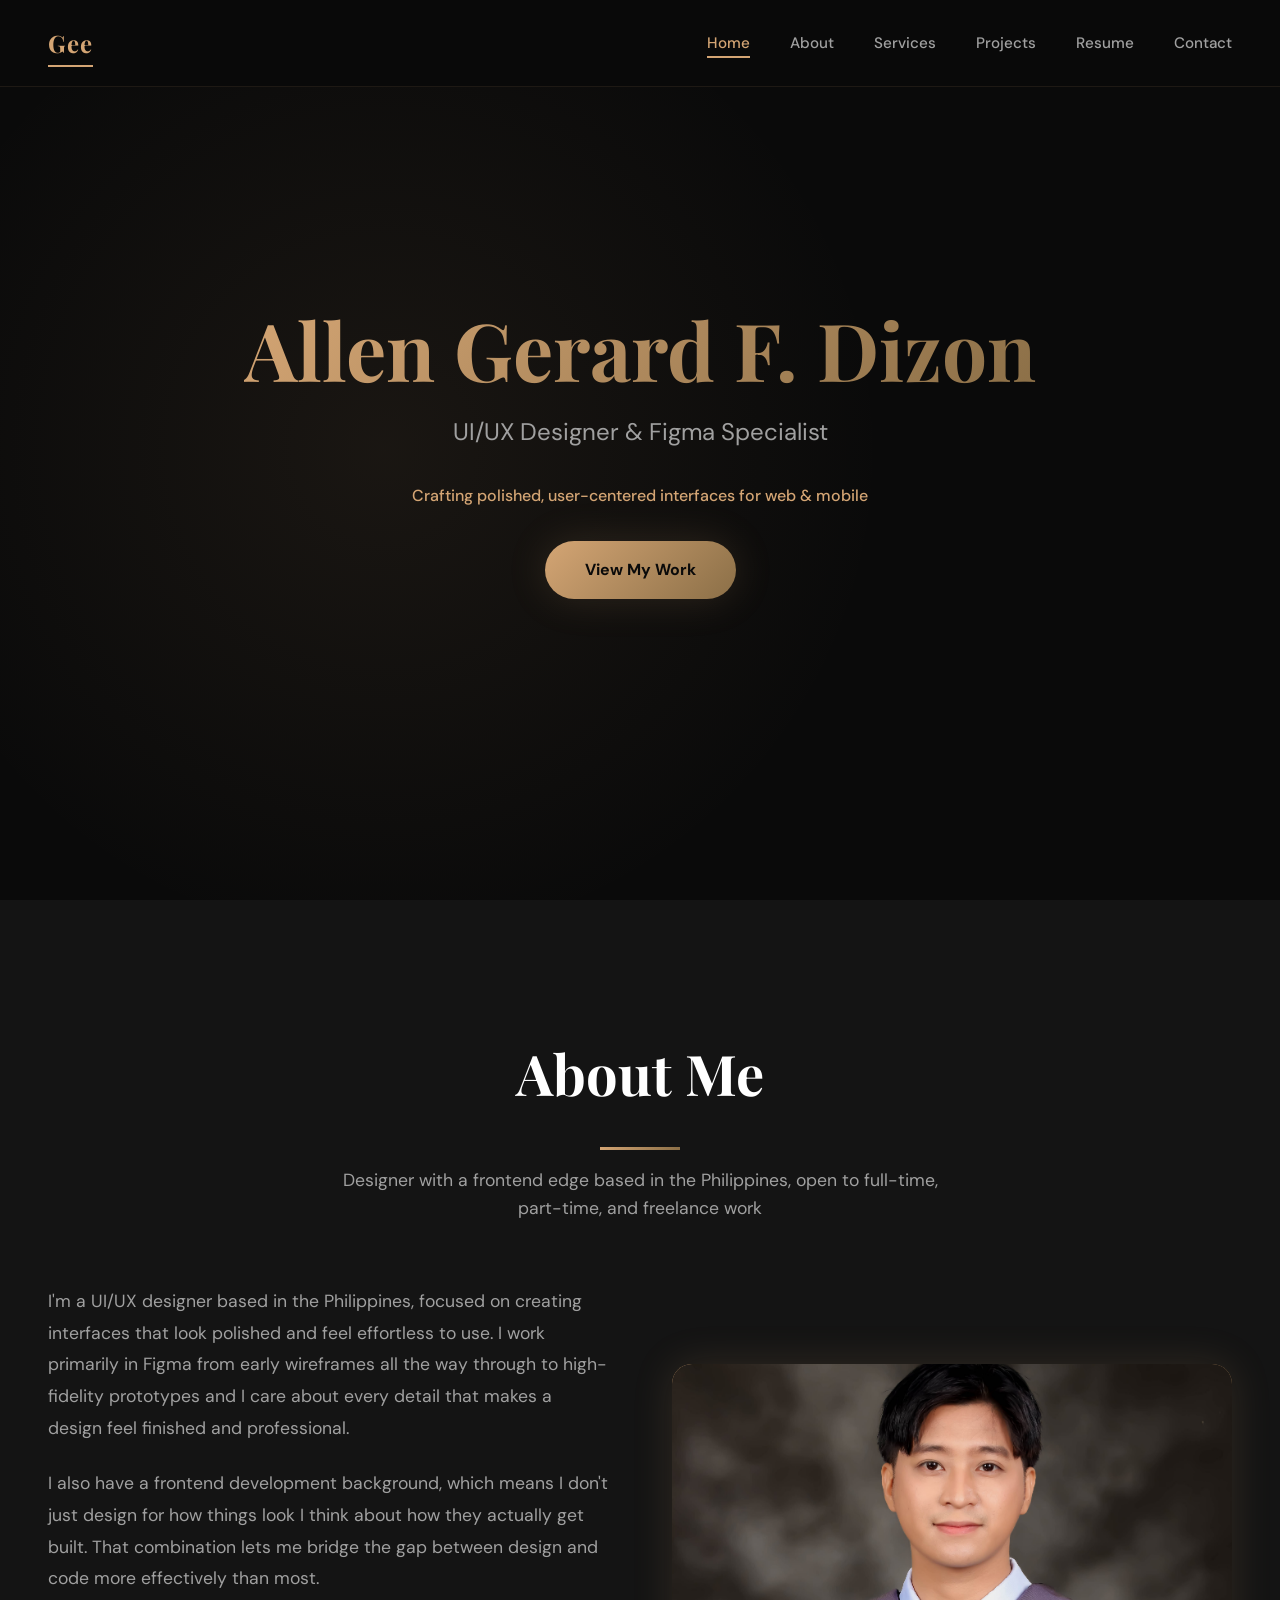
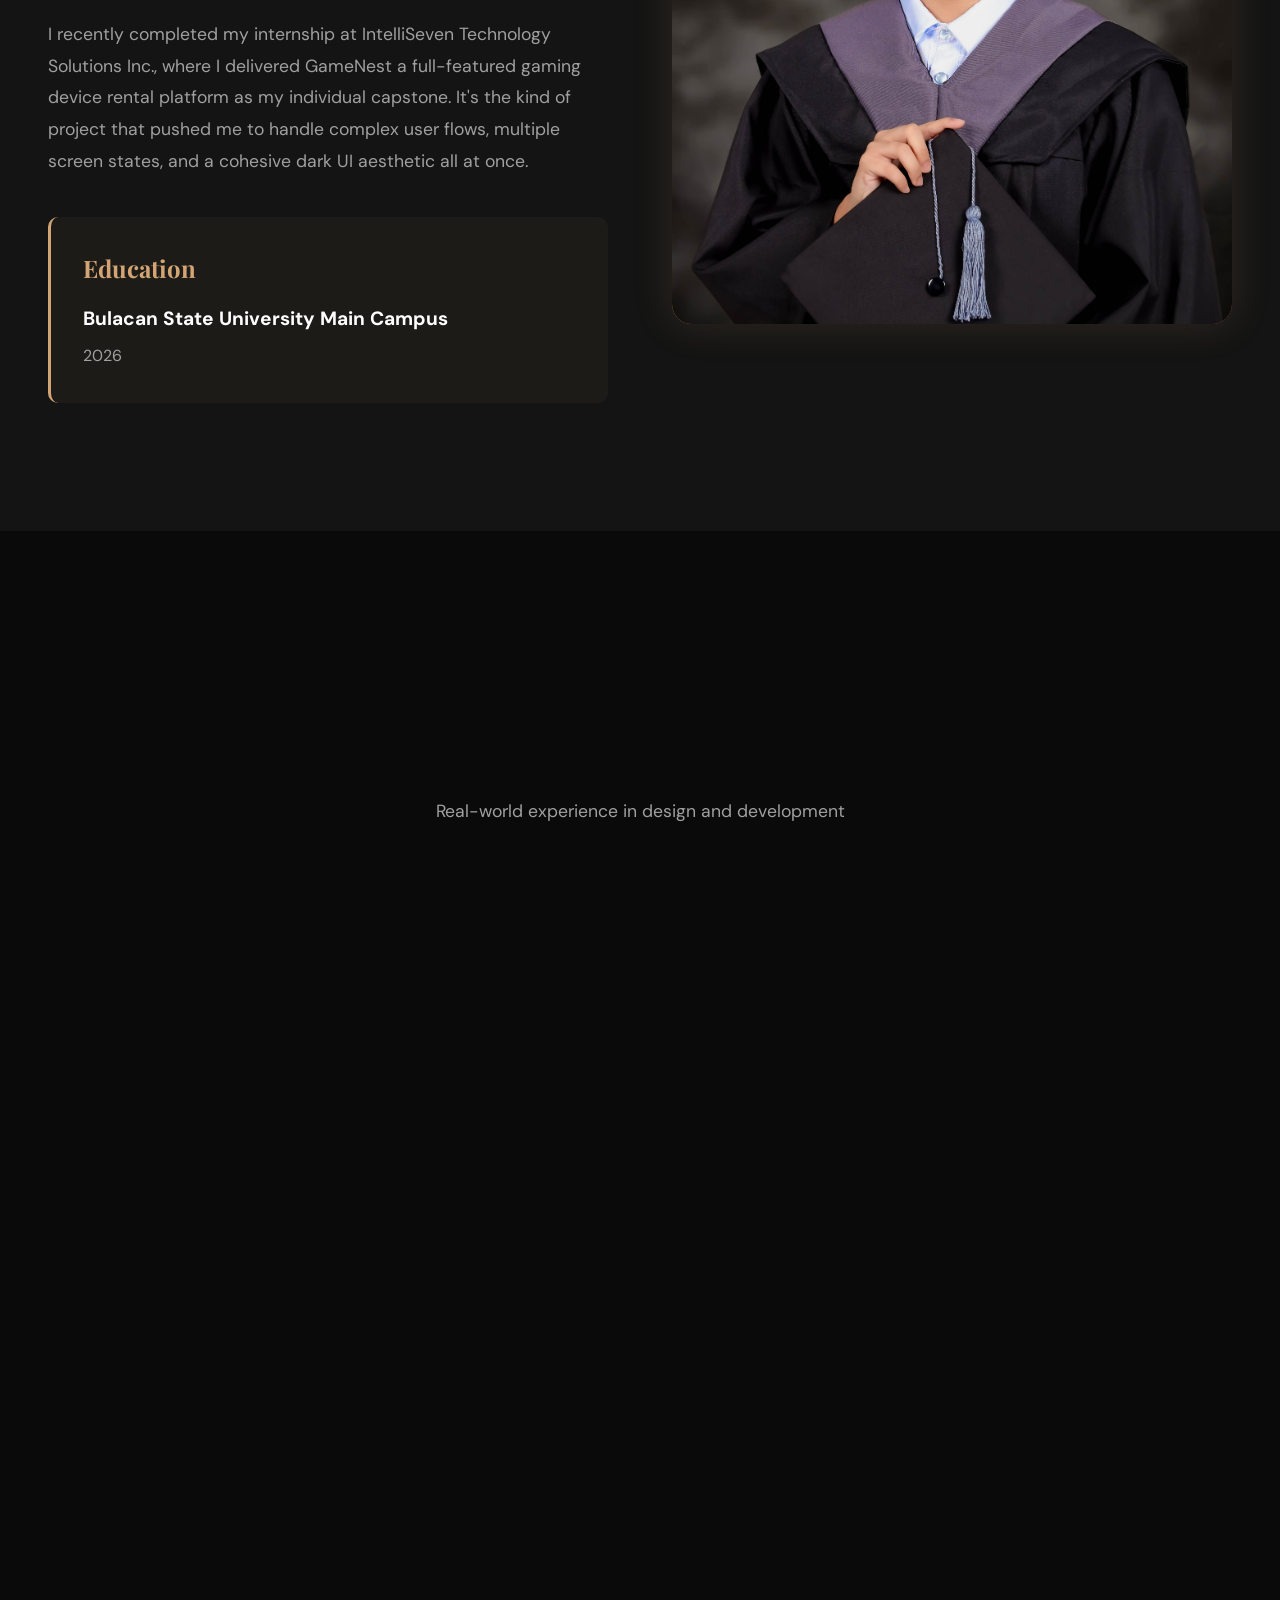
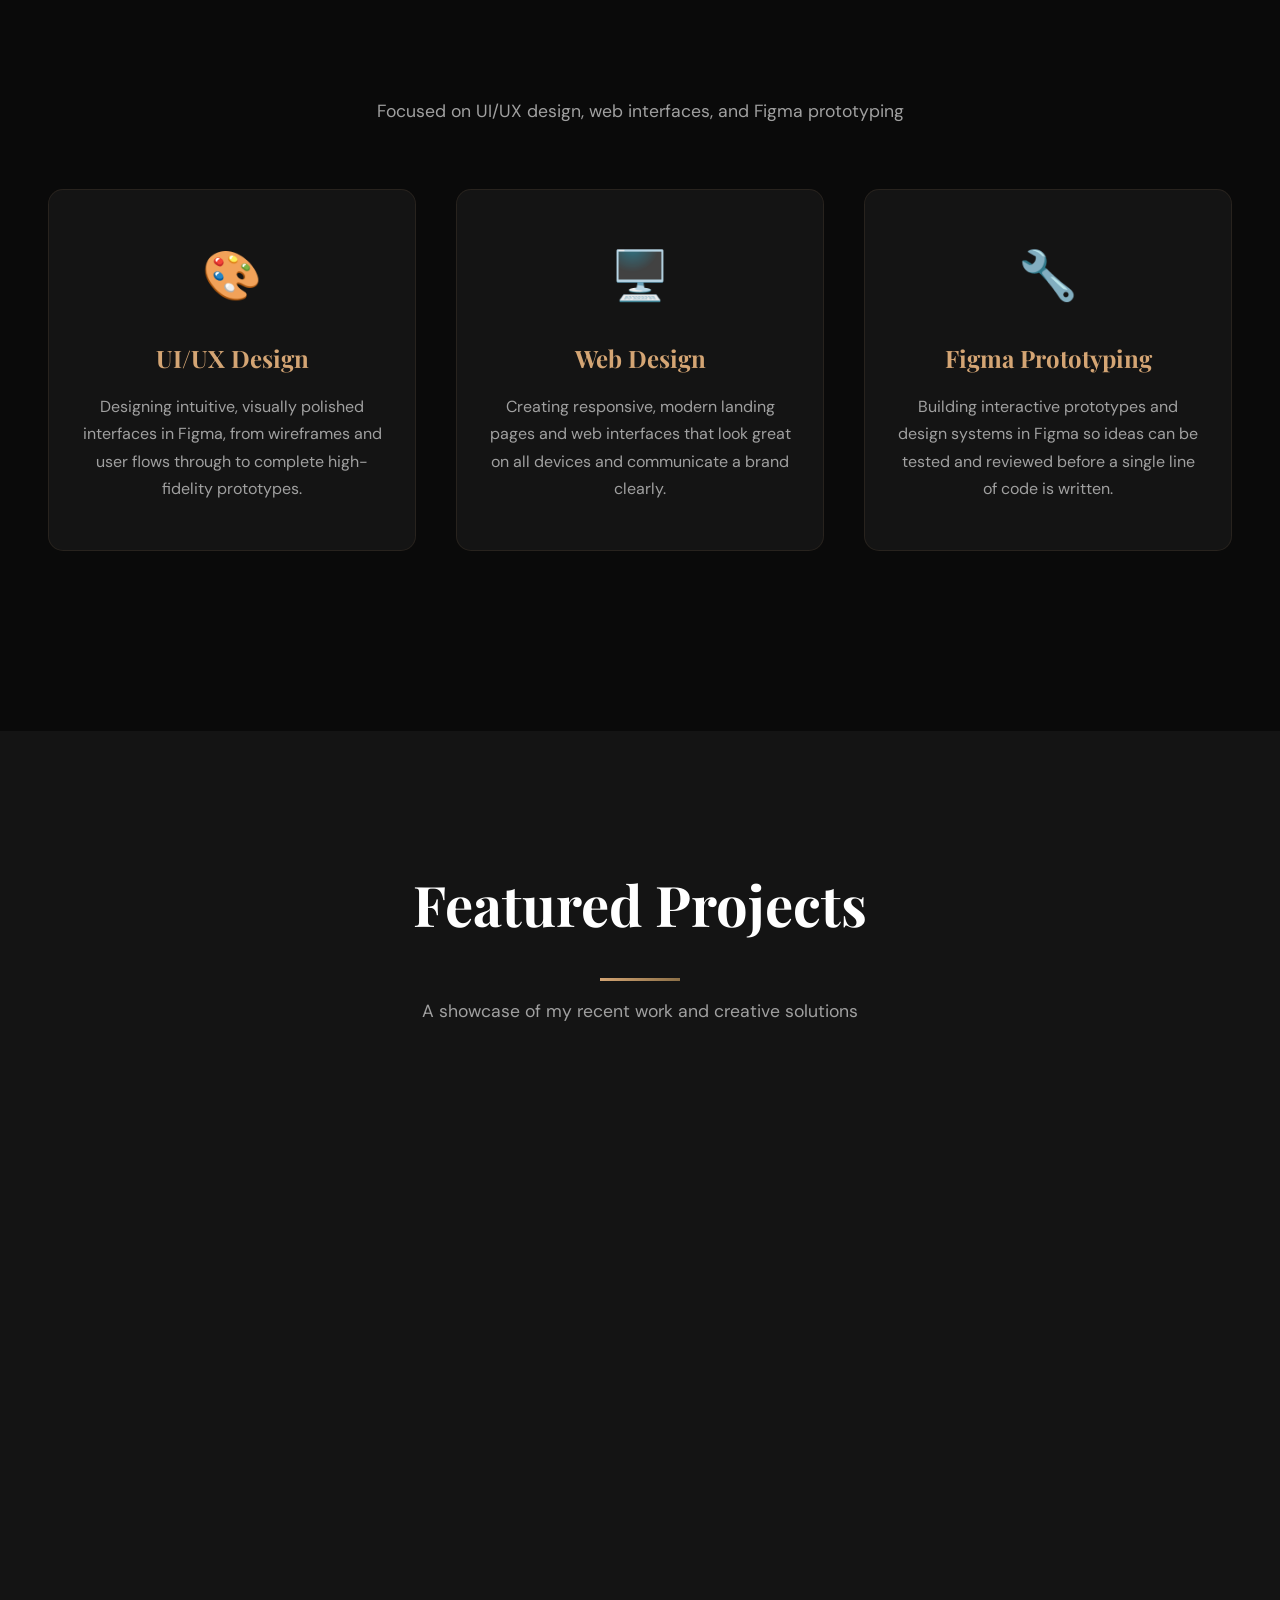
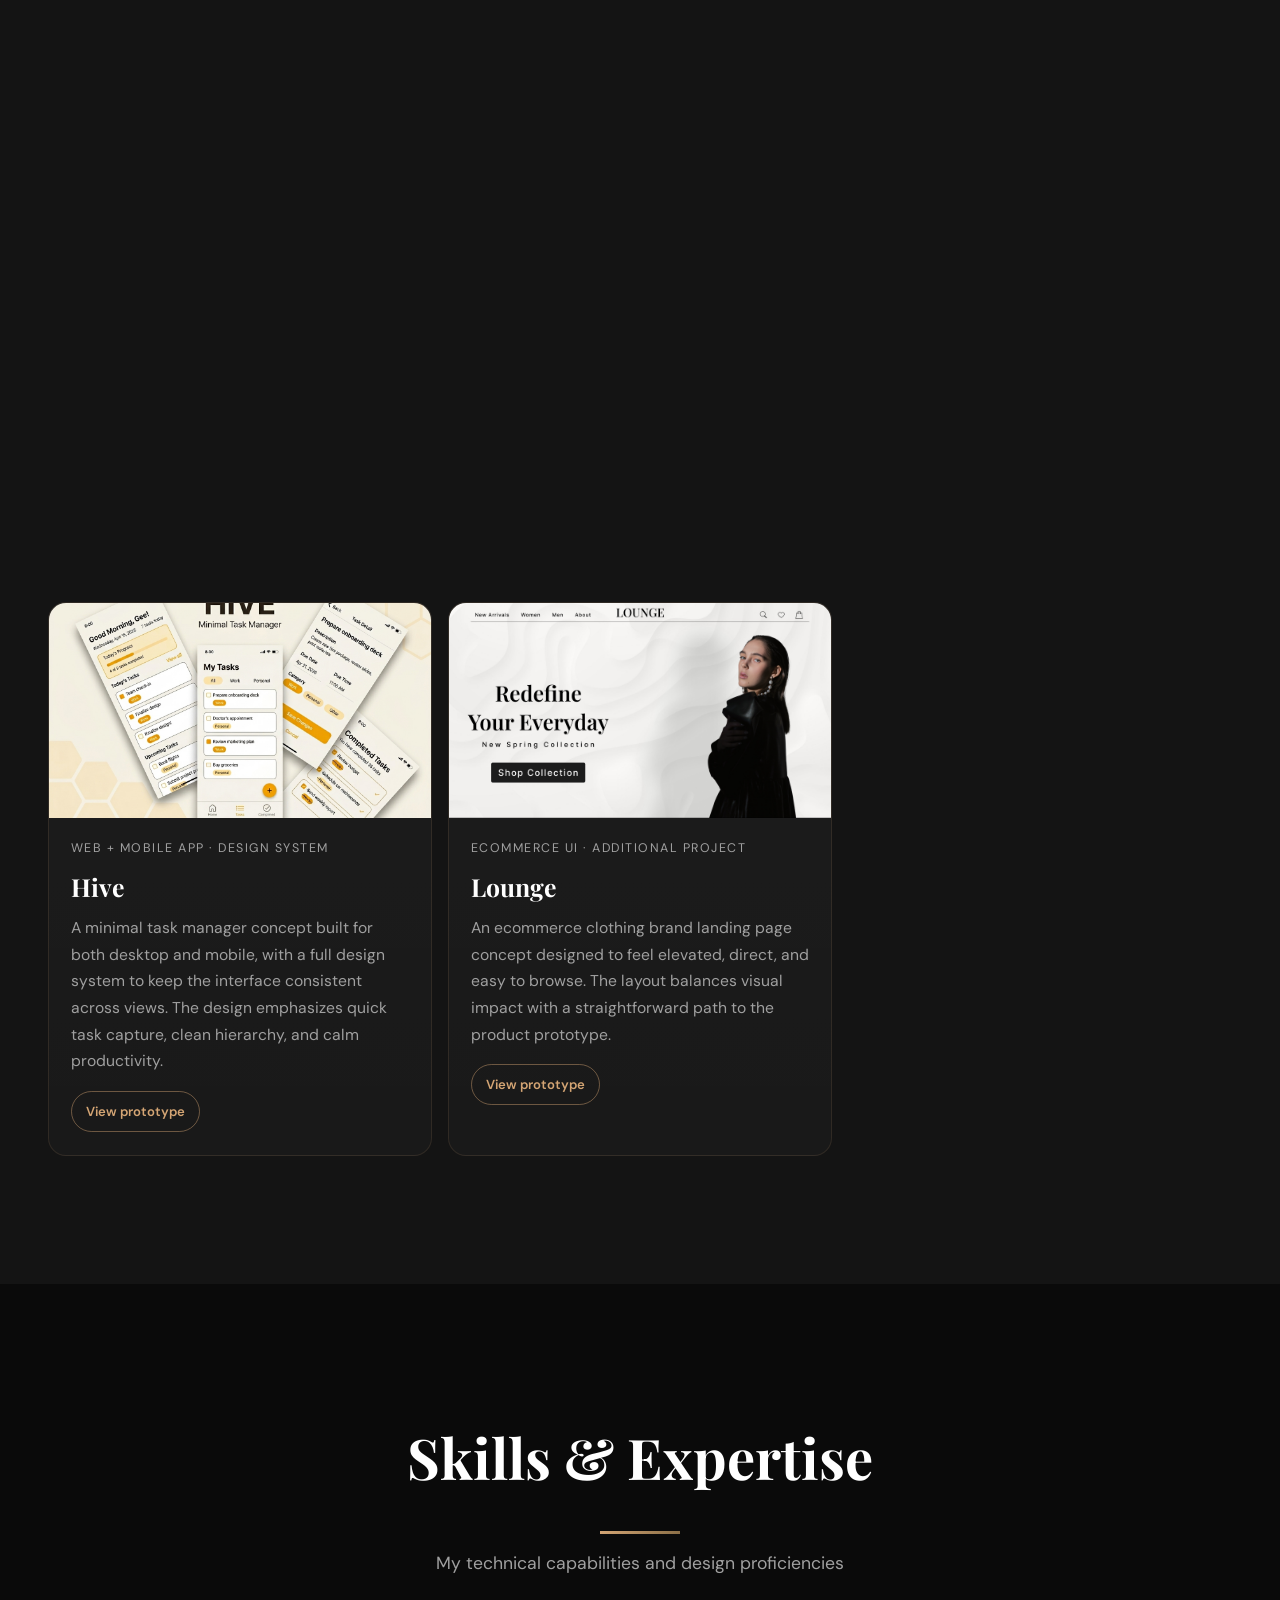
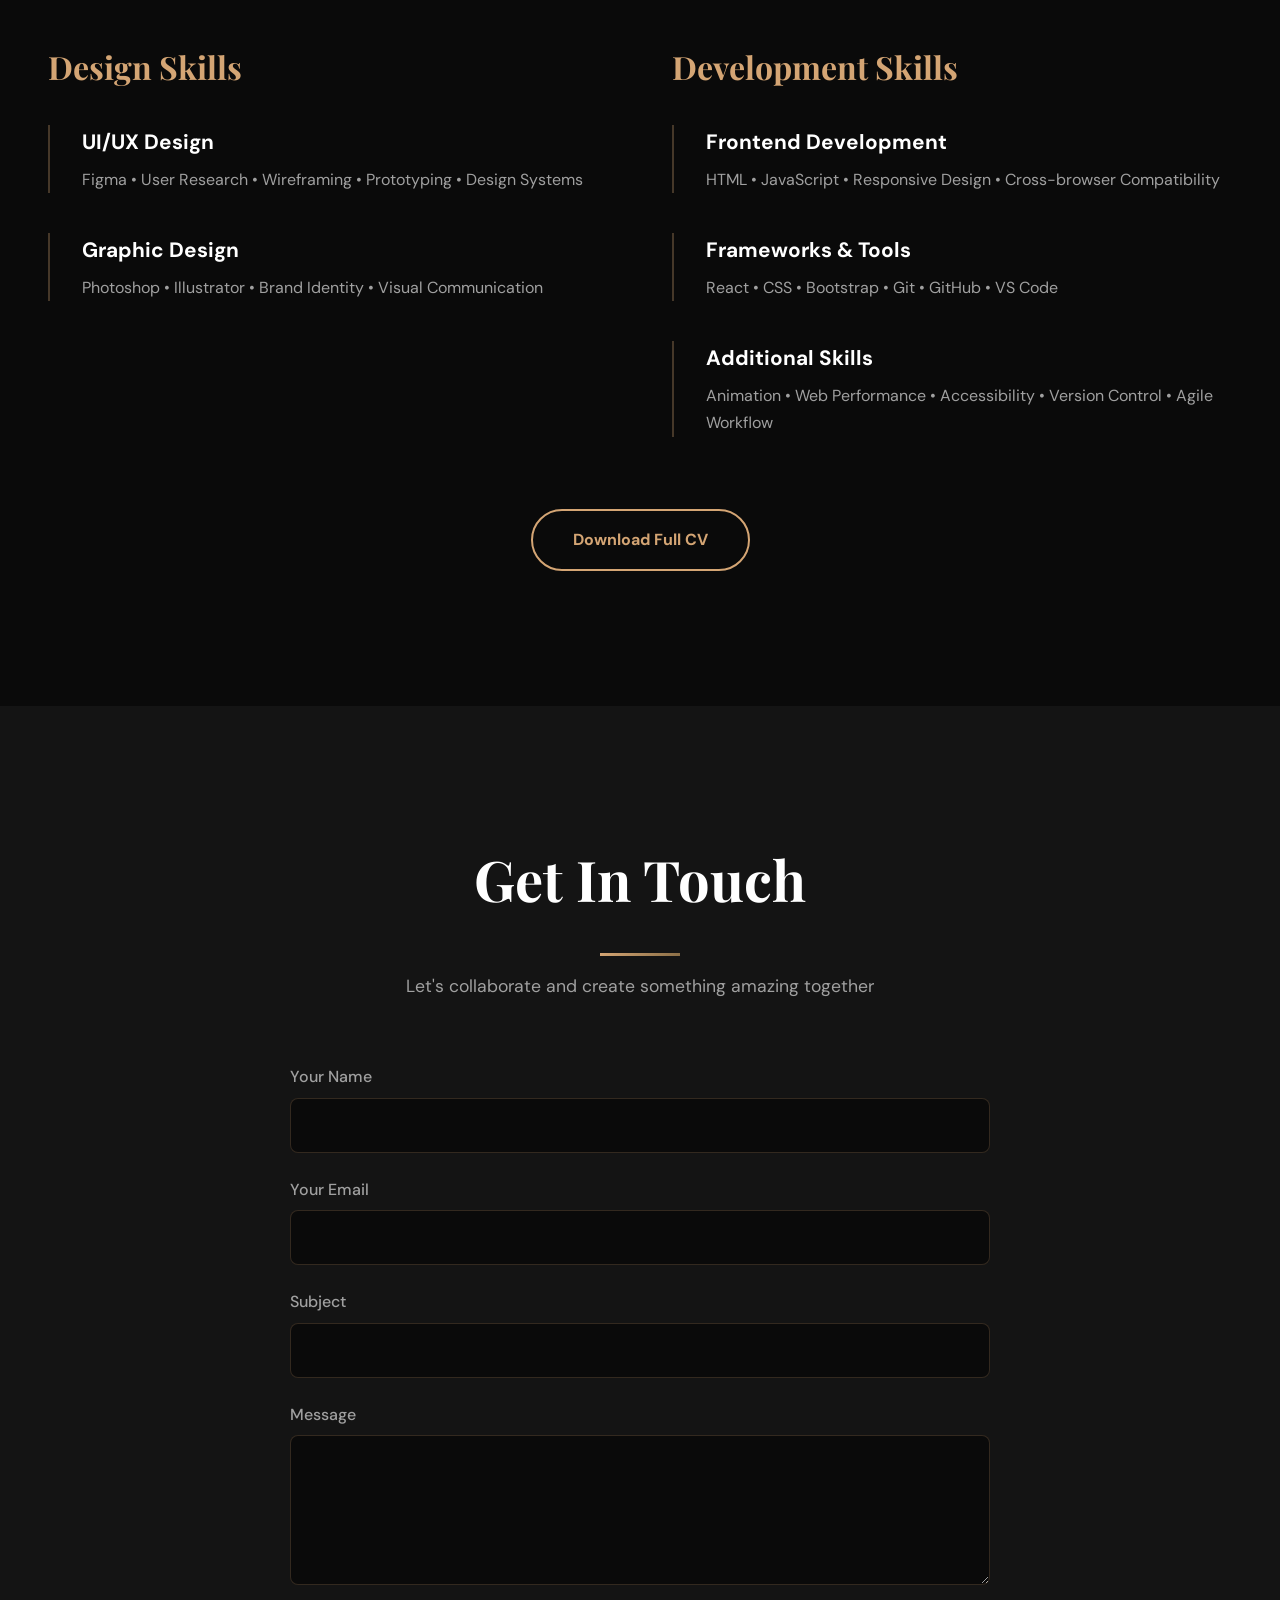
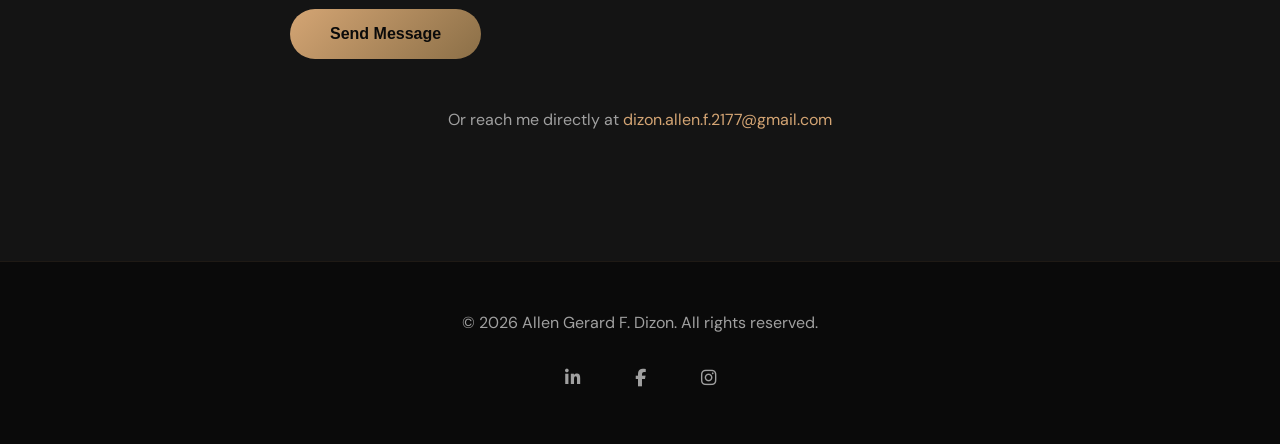
<file: index.html>
<!DOCTYPE html>
<html lang="en">
<head>
    <meta charset="UTF-8">
    <meta name="viewport" content="width=device-width, initial-scale=1.0">
    <title>Gee - Designer & Developer</title>
    <link rel="stylesheet" href="styles.css">
    <!-- Font Awesome for social icons (CDN) -->
    <link rel="stylesheet" href="https://cdnjs.cloudflare.com/ajax/libs/font-awesome/6.4.0/css/all.min.css">
</head>
<body>
    <!-- Navigation -->
    <nav>
        <div class="container">
            <a href="#home" class="logo">Gee</a>
            <button class="nav-toggle" aria-label="Toggle navigation" aria-expanded="false">
                <span></span>
                <span></span>
                <span></span>
            </button>
            <ul class="nav-menu">
                <li><a href="#home">Home</a></li>
                <li><a href="#about">About</a></li>
                <li><a href="#services">Services</a></li>
                <li><a href="#projects">Projects</a></li>
                <li><a href="#resume">Resume</a></li>
                <li><a href="#contact">Contact</a></li>
            </ul>
        </div>
    </nav>

    <!-- Hero Section -->
    <section id="home">
        <div class="hero-content">
            <h1>Allen Gerard F. Dizon</h1>
            <p class="hero-subtitle">UI/UX Designer & Figma Specialist</p>
            <p class="specialty">Crafting polished, user-centered interfaces for web & mobile</p>
            <a href="#projects" class="cta-button">View My Work</a>
        </div>
    </section>

    <!-- About Section -->
    <section id="about">
        <div class="container">
            <h2 class="section-heading">About Me</h2>
            <p class="section-subtitle">Designer with a frontend edge based in the Philippines, open to full-time, part-time, and freelance work</p>
            
            <div class="about-content">
                <div class="about-text">
                    <p>I'm a UI/UX designer based in the Philippines, focused on creating interfaces that look polished and feel effortless to use. I work primarily in Figma from early wireframes all the way through to high-fidelity prototypes and I care about every detail that makes a design feel finished and professional.</p>
                    
                    <p>I also have a frontend development background, which means I don't just design for how things look I think about how they actually get built. That combination lets me bridge the gap between design and code more effectively than most.</p>
                    
                    <p>I recently completed my internship at IntelliSeven Technology Solutions Inc., where I delivered GameNest a full-featured gaming device rental platform as my individual capstone. It's the kind of project that pushed me to handle complex user flows, multiple screen states, and a cohesive dark UI aesthetic all at once.</p>
                    <div class="education-box">
                        <h3>Education</h3>
                        <h4>Bulacan State University Main Campus</h4>
                        <p class="edu-year">2026</p>
                    </div>
                </div>
                
                <div class="about-image">
                    <img src="image/Allen_New.jfif" alt="Profile" style="width: 100%; height: 100%; object-fit: cover;">
                </div>
            </div>
        </div>
    </section>

    <!-- Work Experience Section -->
<section id="experience">
    <div class="container">
        <h2 class="section-heading">Work Experience</h2>
        <p class="section-subtitle">Real-world experience in design and development</p>

        <div class="experience-list">
            <div class="experience-item">
                <div class="experience-header">
                    <div>
                        <h3>IntelliSeven Technology Solutions Inc.</h3>
                        <p class="experience-role">Frontend Developer – UI/UX Designer Intern</p>
                    </div>
                    <span class="experience-date">December 2025 – March 2026</span>
                </div>
                <ul class="experience-bullets">
                    <li>Collaborated with a co-intern to design and develop a Ticketing System, handling both UI/UX design and frontend implementation</li>
                    <li>Delivered GameNest as an individual internship capstone — a gaming device rental platform with dual user flows and KYC verification, built entirely in Figma</li>
                    <li>Applied Figma prototyping, responsive design, and component-based frontend development throughout the internship</li>
                </ul>
                <a href="certificate/COC.pdf" class="cert-link" target="_blank">
                    View Certificate of Completion
                </a>
            </div>
        </div>
    </div>
</section>

    <!-- What I Offer Section -->
    <section id="services">
        <div class="container">
            <h2 class="section-heading">What I Offer</h2>
            <p class="section-subtitle">Focused on UI/UX design, web interfaces, and Figma prototyping</p>
            
            <div class="services-grid">
                <div class="service-card">
                    <div class="service-icon">🎨</div>
                    <h3>UI/UX Design</h3>
                    <p>Designing intuitive, visually polished interfaces in Figma, from wireframes and user flows through to complete high-fidelity prototypes.</p>
                </div>
                
                <div class="service-card">
                    <div class="service-icon">🖥️</div>
                    <h3>Web Design</h3>
                    <p>Creating responsive, modern landing pages and web interfaces that look great on all devices and communicate a brand clearly.</p>
                </div>
                
                <div class="service-card">
                    <div class="service-icon">🔧</div>
                    <h3>Figma Prototyping</h3>
                    <p>Building interactive prototypes and design systems in Figma so ideas can be tested and reviewed before a single line of code is written.</p>
                </div>
            </div>
        </div>
    </section>

    <!-- Projects Section -->
    <section id="projects">
        <div class="container">
            <h2 class="section-heading">Featured Projects</h2>
            <p class="section-subtitle">A showcase of my recent work and creative solutions</p>
            
            <div class="projects-grid">
                <article class="project-card" data-tags="mobile ui-design figma">
                    <div class="project-image">
                        <img src="image/Plaits.png" alt="Plaits meal planner app preview">
                    </div>
                    <div class="project-body">
                        <p class="project-kicker">Mobile app · UX/UI</p>
                        <h3 class="project-title">Plaits</h3>
                        <p class="project-description">A calm meal-planning app designed to help users organize recipes, schedules, and grocery tasks in one place. I designed the full mobile experience in Figma, focusing on simple navigation and a warm visual system.</p>
                        <div class="project-links">
                            <a href="Plaits.html" class="project-cta project-cta--primary" target="_blank" rel="noopener noreferrer">View case study</a>
                            <a href="https://www.figma.com/design/HugXcCj4IJ6J664LeYZRm7/PLAITS--MOBILE-UI-FOR-MEAL-PLANNER-?m=auto&t=YJCju9HEMIv6HAzU-6" class="project-cta" target="_blank" rel="noopener noreferrer">View prototype</a>
                        </div>
                    </div>
                </article>

                <article class="project-card" data-tags="web-dev ui-design figma">
                    <div class="project-image">
                        <img src="image/GameNest.png" alt="GameNest rental device web app preview">
                    </div>
                    <div class="project-body">
                        <p class="project-kicker">Web app · Internship capstone</p>
                        <h3 class="project-title">GameNest</h3>
                        <p class="project-description">A rental platform for premium gaming devices, designed to streamline browsing, verification, and booking into one clear flow. I handled the project end-to-end as my internship capstone, from research through high-fidelity Figma design.</p>
                        <div class="project-links">
                            <a href="Gamenest.html" class="project-cta project-cta--primary" target="_blank" rel="noopener noreferrer">View case study</a>
                            <a href="https://www.figma.com/design/omIHF0Zj5SA17Bl1RzQAAb/GameNest--Rental-Device-Web-App-?node-id=0-1&t=IuMZwWoB9HvccRnP-1" class="project-cta" target="_blank" rel="noopener noreferrer">View prototype</a>
                        </div>
                    </div>
                </article>

                <article class="project-card" data-tags="ui-design figma">
                    <div class="project-image">
                        <img src="image/Steap.png" alt="Steap tea shop project preview">
                    </div>
                    <div class="project-body">
                        <p class="project-kicker">Tea shop UI · Additional project</p>
                        <h3 class="project-title">Steap</h3>
                        <p class="project-description">A tea shop interface concept focused on a clean product browsing experience and a calm visual rhythm. The design explores a simple storefront flow with a polished, brand-led presentation.</p>
                        <div class="project-links">
                            <a href="https://www.figma.com/design/oknsCalFghjItYeMdaWnyv/STEAP---UI-WEB-DESIGN-TEA-SHOP?m=auto&t=YJCju9HEMIv6HAzU-6" class="project-cta project-cta--primary" target="_blank" rel="noopener noreferrer">View prototype</a>
                        </div>
                    </div>
                </article>

                <article class="project-card" data-tags="web-dev ui-design">
                    <div class="project-image">
                        <img src="image/Cyberprotect.png" alt="Cyberprotect project preview">
                    </div>
                    <div class="project-body">
                        <p class="project-kicker">Web development · Additional project</p>
                        <h3 class="project-title">Cyberprotect</h3>
                        <p class="project-description">A cybersecurity product landing page built to communicate trust, clarity, and technical credibility. The interface keeps the content direct while still presenting the service in a clean visual format.</p>
                        <div class="project-links">
                            <a href="https://cyberprotectapp.vercel.app/?fbclid=IwY2xjawP-LCZleHRuA2FlbQIxMQBzcnRjBmFwcF9pZAEwAAEeaLaxFyXbKtk85XIv7jsVps27LJydNQS289-NV2dJEz11q187roi1cfFm960_aem_a6p16ZBbHIJnnDim0bocFg" class="project-cta project-cta--primary" target="_blank" rel="noopener noreferrer">View live site</a>
                        </div>
                    </div>
                </article>

                <article class="project-card" data-tags="web-dev ui-design figma">
                    <div class="project-image">
                        <img src="image/VIPTutors.png" alt="VIPTutors redesign project preview">
                    </div>
                    <div class="project-body">
                        <p class="project-kicker">Homepage redesign · Additional project</p>
                        <h3 class="project-title">VIPTutorsco.</h3>
                        <p class="project-description">A homepage redesign concept that improves hierarchy, readability, and trust signals for a tutoring service. The focus was on making the first screen feel more structured and conversion-friendly.</p>
                        <div class="project-links">
                            <a href="https://www.figma.com/design/PrKWDKk0X7A5gYB13Smn43/Task-1---Redesign-Static-Page-Tutor?node-id=2-2&t=I9EvbMsdnGXgIS92-1" class="project-cta project-cta--primary" target="_blank" rel="noopener noreferrer">View prototype</a>
                        </div>
                    </div>
                </article>

                <article class="project-card" data-tags="web-dev ui-design figma">
                    <div class="project-image">
                        <img src="image/kass-portfolio.png" alt="Kassandra portfolio project preview">
                    </div>
                    <div class="project-body">
                        <p class="project-kicker">Portfolio site · Additional project</p>
                        <h3 class="project-title">Kassandra Portfolio</h3>
                        <p class="project-description">A personal portfolio website concept designed to showcase work with a cleaner structure and stronger visual hierarchy. It balances minimal presentation with a polished portfolio-first feel.</p>
                        <div class="project-links">
                            <a href="https://kass-portfolio.vercel.app/" class="project-cta project-cta--primary" target="_blank" rel="noopener noreferrer">View live site</a>
                        </div>
                    </div>
                </article>

                <article class="project-card" data-tags="mobile web-dev ui-design figma">
                    <div class="project-image">
                        <img src="image/hive.png" alt="Hive task manager app preview">
                    </div>
                    <div class="project-body">
                        <p class="project-kicker">Web + mobile app · Design system</p>
                        <h3 class="project-title">Hive</h3>
                        <p class="project-description">A minimal task manager concept built for both desktop and mobile, with a full design system to keep the interface consistent across views. The design emphasizes quick task capture, clean hierarchy, and calm productivity.</p>
                        <div class="project-links">
                            <a href="https://www.figma.com/design/hZHu3EqzDc0VFnXoiww9y7/Hive---Web-and-Mobile-App-for-To-do-List-Tasks?node-id=0-1&t=uSHL6EY3lvVoc6jg-1" class="project-cta project-cta--primary" target="_blank" rel="noopener noreferrer">View prototype</a>
                        </div>
                    </div>
                </article>

                <article class="project-card" data-tags="web-dev ui-design">
                    <div class="project-image">
                        <img src="image/Lounge.png" alt="Lounge ecommerce landing page preview">
                    </div>
                    <div class="project-body">
                        <p class="project-kicker">Ecommerce UI · Additional project</p>
                        <h3 class="project-title">Lounge</h3>
                        <p class="project-description">An ecommerce clothing brand landing page concept designed to feel elevated, direct, and easy to browse. The layout balances visual impact with a straightforward path to the product prototype.</p>
                        <div class="project-links">
                            <a href="https://www.figma.com/design/PRkcHU6rW8PyLgAFTJdFLW/LOUNGE--E-Commerce-Clothing-Brand-Landing-Page-?node-id=0-1&p=f&t=Ee4859Rj9Dltjy1x-0" class="project-cta project-cta--primary" target="_blank" rel="noopener noreferrer">View prototype</a>
                        </div>
                    </div>
                </article>
            </div>
        </div>
    </section>

    <!-- Resume Section -->
    <section id="resume">
        <div class="container">
            <h2 class="section-heading">Skills & Expertise</h2>
            <p class="section-subtitle">My technical capabilities and design proficiencies</p>
            
            <div class="resume-section">
                <div class="resume-grid">
                    <!-- Design Skills Column -->
                    <div class="resume-column">
                        <h3>Design Skills</h3>
                        
                        <div class="resume-item">
                            <h4>UI/UX Design</h4>
                            <p>Figma • User Research • Wireframing • Prototyping • Design Systems</p>
                        </div>
                        
                        <div class="resume-item">
                            <h4>Graphic Design</h4>
                            <p>Photoshop • Illustrator • Brand Identity • Visual Communication</p>
                        </div>
                    </div>
                    
                    <!-- Development Skills Column -->
                    <div class="resume-column">
                        <h3>Development Skills</h3>
                        
                        <div class="resume-item">
                            <h4>Frontend Development</h4>
                            <p>HTML • JavaScript • Responsive Design • Cross-browser Compatibility</p>
                        </div>
                        
                        <div class="resume-item">
                            <h4>Frameworks & Tools</h4>
                            <p>React • CSS • Bootstrap • Git • GitHub • VS Code</p>
                        </div>
                        
                        <div class="resume-item">
                            <h4>Additional Skills</h4>
                            <p>Animation • Web Performance • Accessibility • Version Control • Agile Workflow</p>
                        </div>
                    </div>
                </div>
                
                <div style="text-align: center;">
                    <a href="resume/Dizon_Allen_Gerard_F_CV.pdf" class="download-cv">Download Full CV</a>
                </div>
            </div>
        </div>
    </section>

    <!-- Contact Section -->
    <section id="contact">
        <div class="container">
            <h2 class="section-heading">Get In Touch</h2>
            <p class="section-subtitle">Let's collaborate and create something amazing together</p>
            
            <div class="contact-content">
                <form class="contact-form" action="https://formsubmit.co/dizon.allen.f.2177@gmail.com" method="POST">
                    <input type="hidden" name="_subject" value="New Portfolio Contact Message">
                    <input type="hidden" name="_captcha" value="false">
                    <input type="hidden" name="_template" value="table">
                    <div class="form-group">
                        <label for="name">Your Name</label>
                        <input type="text" id="name" name="name" required>
                    </div>
                    
                    <div class="form-group">
                        <label for="email">Your Email</label>
                        <input type="email" id="email" name="email" required>
                    </div>
                    
                    <div class="form-group">
                        <label for="subject">Subject</label>
                        <input type="text" id="subject" name="subject" required>
                    </div>
                    
                    <div class="form-group">
                        <label for="message">Message</label>
                        <textarea id="message" name="message" required></textarea>
                    </div>
                    
                    <button type="submit" class="submit-button">Send Message</button>
                </form>
                
                <div class="contact-info">
                    <p>Or reach me directly at <a href="mailto:dizon.allen.f.2177@gmail.com?subject=Inquiry%20from%20Portfolio&body=Hi%20Allen%2C%0A%0AI%20would%20like%20to%20get%20in%20touch%20about...">dizon.allen.f.2177@gmail.com</a></p>
                </div>
            </div>
        </div>
    </section>

    <!-- Footer -->
    <footer>
        <div class="container">
            <p>&copy; 2026 Allen Gerard F. Dizon. All rights reserved.</p>
            <div class="social-links">
                <a href="https://www.linkedin.com/in/allen-gerard-dizon-799544351/" class="social-link" target="_blank" title="LinkedIn" aria-label="LinkedIn" rel="noopener noreferrer">
                    <i class="fab fa-linkedin-in" aria-hidden="true"></i>
                </a>
                <a href="https://www.facebook.com/aegeezz" class="social-link" target="_blank" title="Facebook" aria-label="Facebook" rel="noopener noreferrer">
                    <i class="fab fa-facebook-f" aria-hidden="true"></i>
                </a>
                <a href="https://www.instagram.com/aegeezz/" class="social-link" target="_blank" title="Instagram" aria-label="Instagram" rel="noopener noreferrer">
                    <i class="fab fa-instagram" aria-hidden="true"></i>
                </a>
            </div>
        </div>
    </footer>

    <script src="script.js"></script>
</body>
</html>
</file>
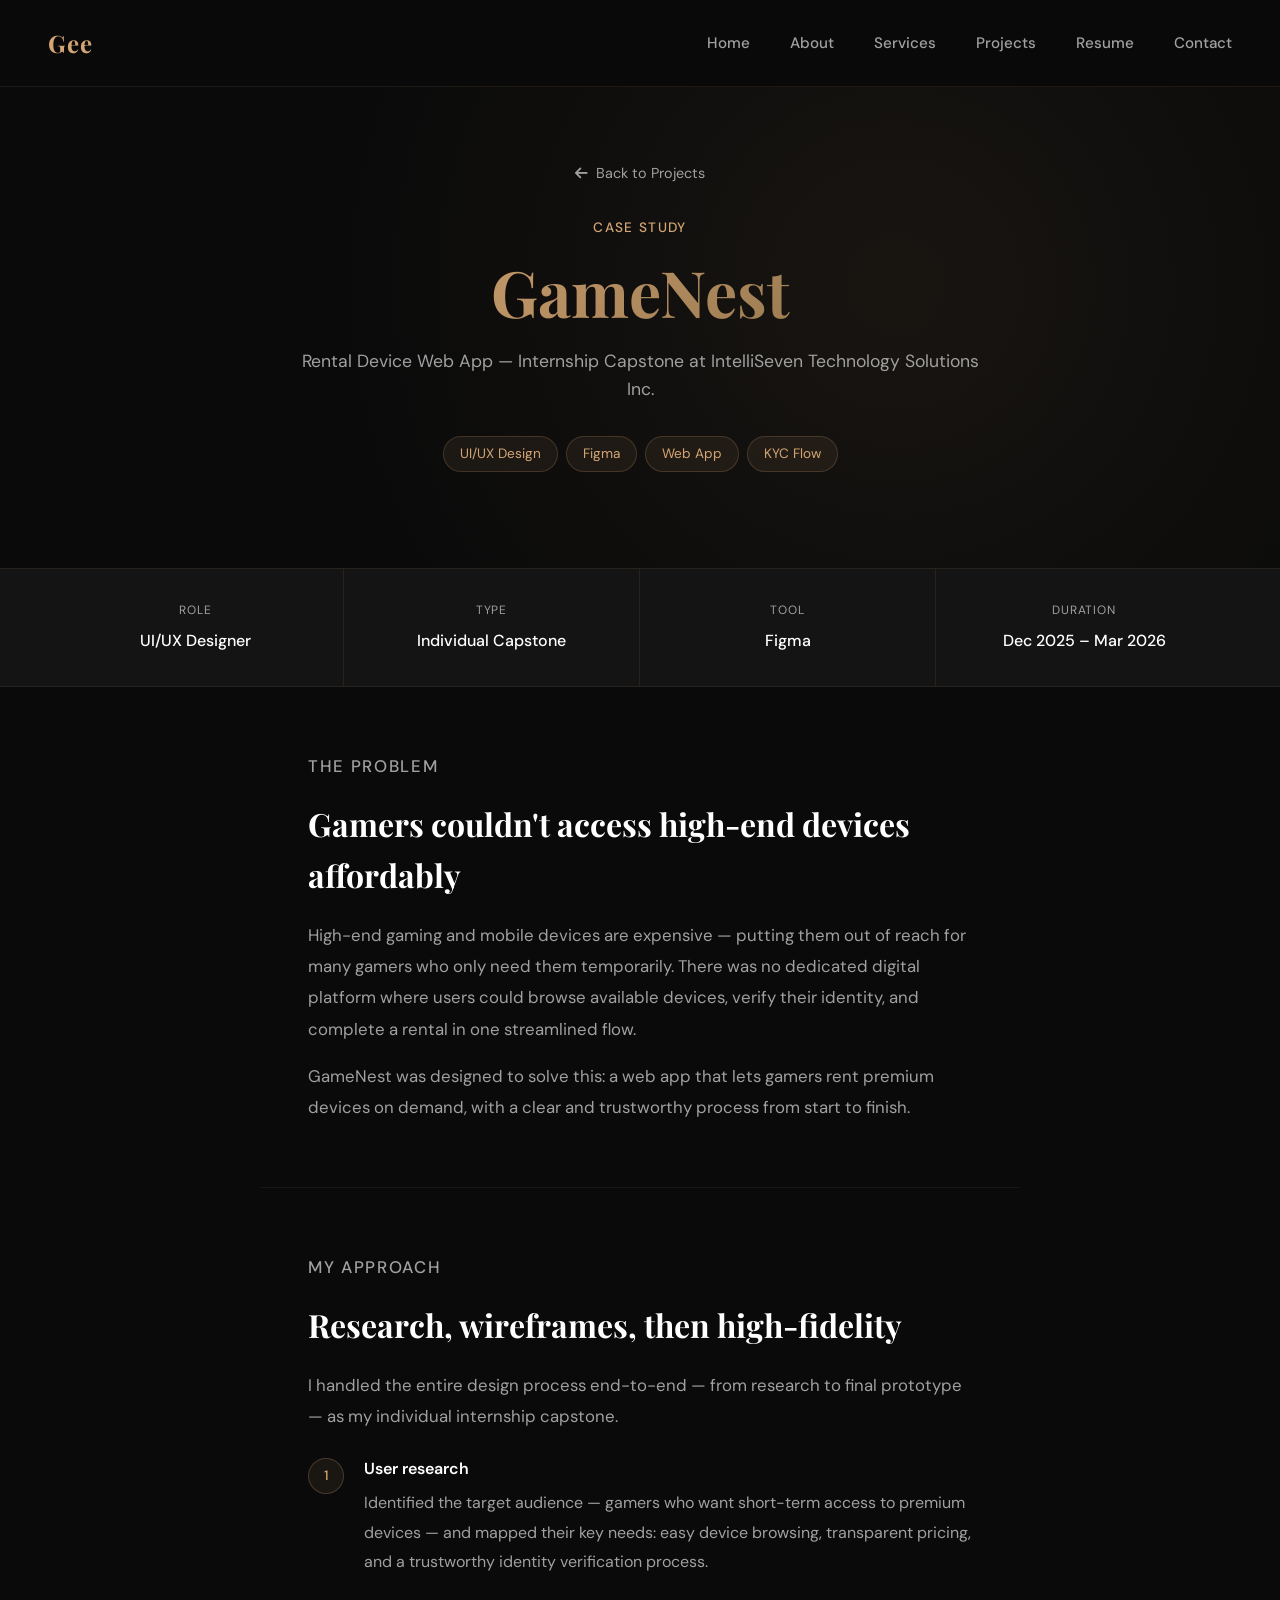
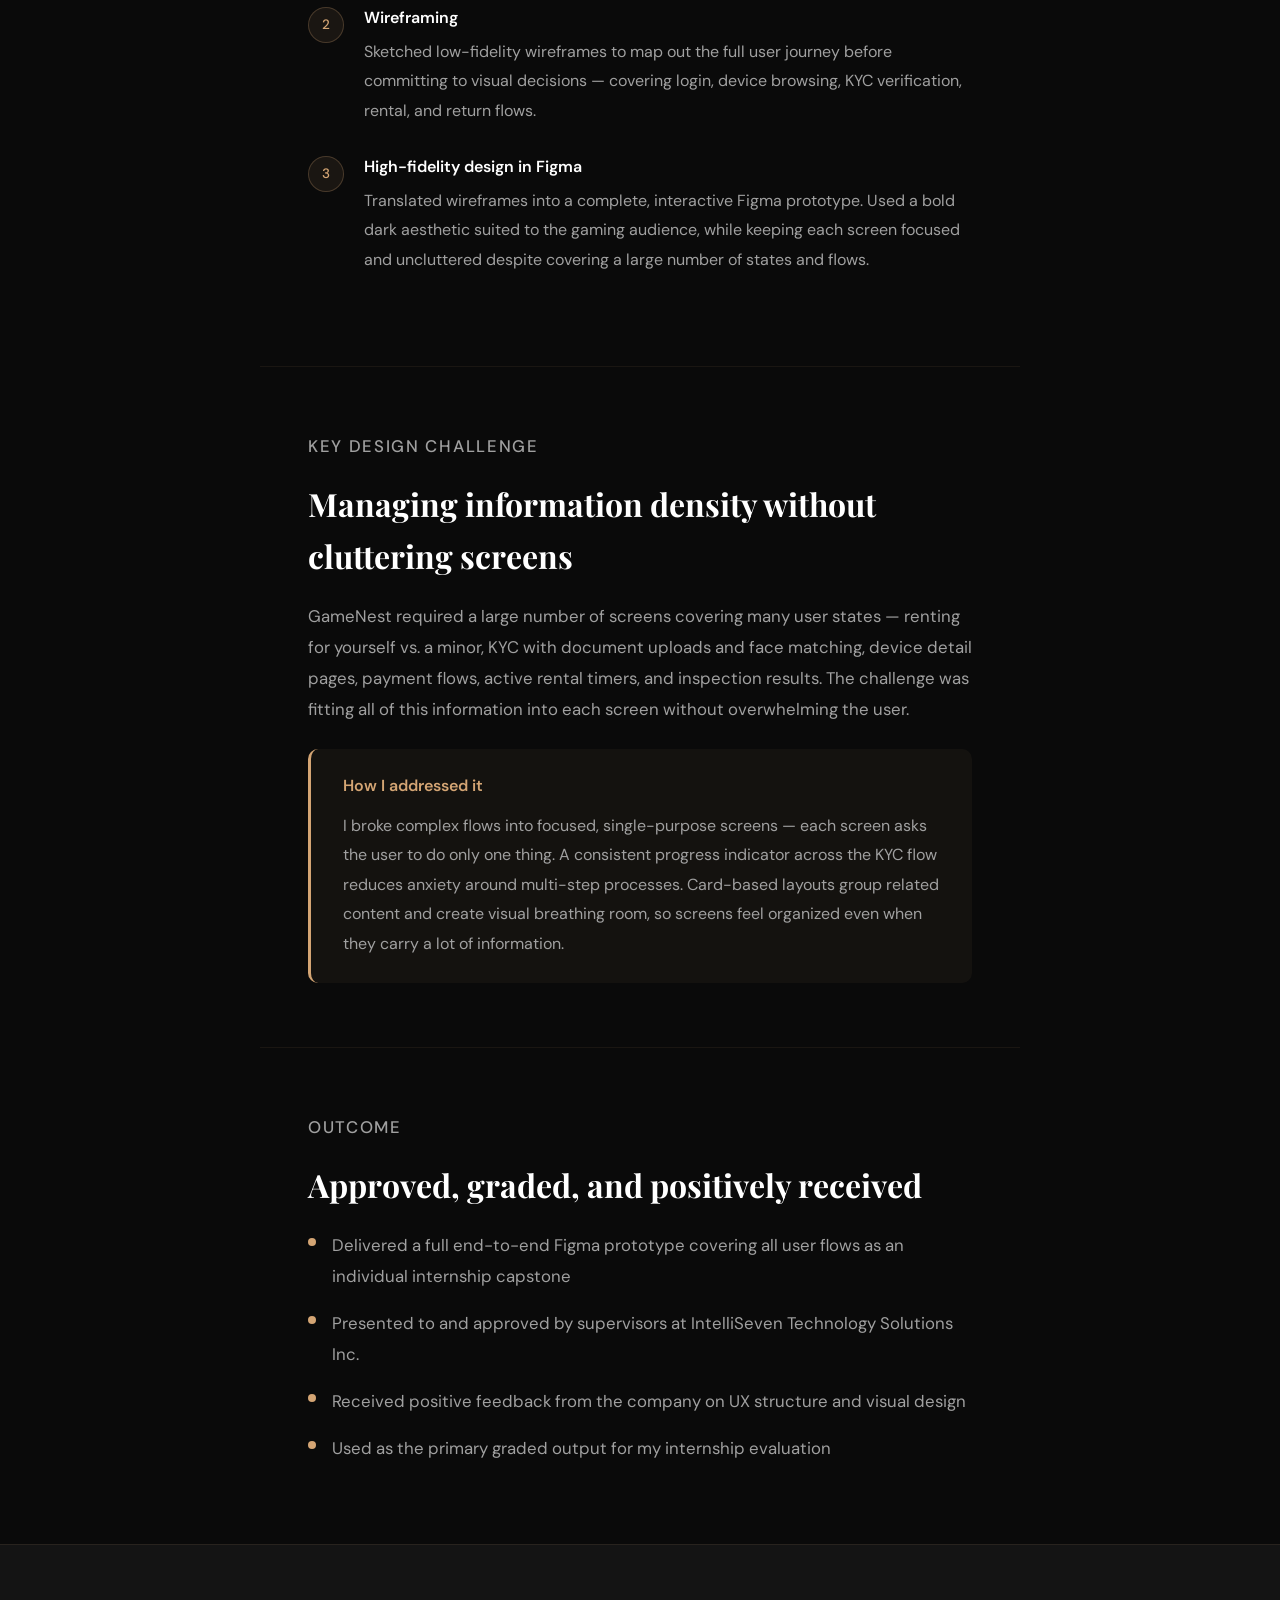
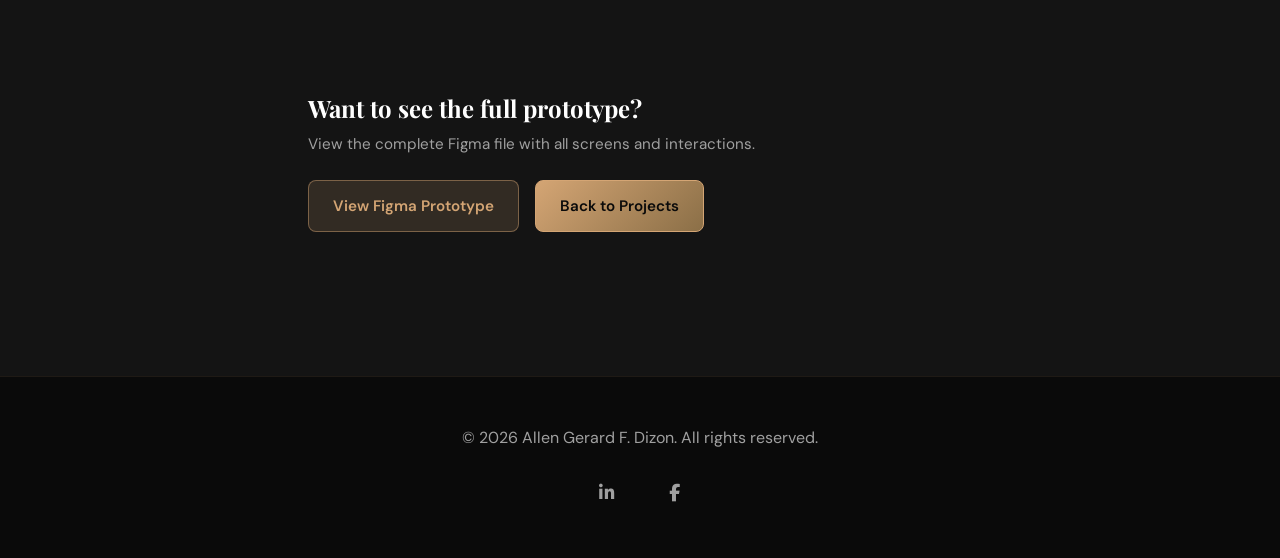
<file: Gamenest.html>
<!DOCTYPE html>
<html lang="en">
<head>
    <meta charset="UTF-8">
    <meta name="viewport" content="width=device-width, initial-scale=1.0">
    <title>GameNest Case Study — Gee</title>
    <link rel="stylesheet" href="styles.css">
    <link rel="stylesheet" href="https://cdnjs.cloudflare.com/ajax/libs/font-awesome/6.4.0/css/all.min.css">
    <style>
        /* Case study page overrides */
        section {
            min-height: unset;
            padding: 5rem 0;
        }

        .cs-hero {
            min-height: 60vh !important;
            display: flex;
            align-items: center;
            justify-content: center;
            background: var(--bg-primary);
            position: relative;
            overflow: hidden;
            padding: 10rem 0 6rem !important;
        }

        .cs-hero::before {
            content: '';
            position: absolute;
            top: 0; left: 0;
            width: 100%; height: 100%;
            background: radial-gradient(circle at 70% 50%, rgba(212, 165, 116, 0.07) 0%, transparent 60%);
        }

        .cs-hero-inner {
            text-align: center;
            z-index: 1;
            max-width: 800px;
            margin: 0 auto;
            padding: 0 3rem;
            animation: fadeInUp 0.9s ease-out;
        }

        .cs-back-link {
            display: inline-flex;
            align-items: center;
            gap: 0.5rem;
            color: var(--text-secondary);
            text-decoration: none;
            font-size: 0.9rem;
            margin-bottom: 2rem;
            transition: color 0.3s ease;
        }

        .cs-back-link:hover { color: var(--accent); }

        .cs-hero-label {
            font-size: 0.85rem;
            letter-spacing: 0.1em;
            text-transform: uppercase;
            color: var(--accent);
            margin-bottom: 1rem;
            font-weight: 500;
        }

        .cs-hero-title {
            font-family: 'Playfair Display', serif;
            font-size: 4rem;
            font-weight: 700;
            background: var(--gradient-1);
            -webkit-background-clip: text;
            -webkit-text-fill-color: transparent;
            background-clip: text;
            line-height: 1.2;
            margin-bottom: 1rem;
        }

        .cs-hero-sub {
            font-size: 1.1rem;
            color: var(--text-secondary);
            margin-bottom: 2rem;
        }

        .cs-tags {
            display: flex;
            gap: 0.5rem;
            justify-content: center;
            flex-wrap: wrap;
        }

        /* Meta strip */
        .cs-meta {
            background: var(--bg-secondary);
            border-top: 1px solid rgba(212, 165, 116, 0.1);
            border-bottom: 1px solid rgba(212, 165, 116, 0.1);
        }

        .cs-meta-grid {
            display: grid;
            grid-template-columns: repeat(4, 1fr);
            gap: 0;
        }

        .cs-meta-item {
            padding: 2rem;
            border-right: 1px solid rgba(212, 165, 116, 0.1);
            text-align: center;
        }

        .cs-meta-item:last-child { border-right: none; }

        .cs-meta-label {
            font-size: 0.75rem;
            text-transform: uppercase;
            letter-spacing: 0.08em;
            color: var(--text-secondary);
            margin-bottom: 0.5rem;
        }

        .cs-meta-value {
            font-size: 1rem;
            font-weight: 500;
            color: var(--text-primary);
        }

        /* Content sections */
        .cs-content {
            background: var(--bg-primary);
        }

        .cs-block {
            max-width: 760px;
            margin: 0 auto;
            padding: 4rem 3rem;
            border-bottom: 1px solid rgba(212, 165, 116, 0.08);
        }

        .cs-block:last-child { border-bottom: none; }

        .cs-section-label {
            font-size: 0.75rem;
            text-transform: uppercase;
            letter-spacing: 0.1em;
            color: var(--accent);
            margin-bottom: 0.75rem;
            font-weight: 500;
        }

        .cs-block h2 {
            font-family: 'Playfair Display', serif;
            font-size: 2rem;
            color: var(--text-primary);
            margin-bottom: 1.25rem;
            font-weight: 700;
        }

        .cs-block p {
            color: var(--text-secondary);
            font-size: 1.05rem;
            line-height: 1.85;
            margin-bottom: 1rem;
        }

        .cs-block p:last-child { margin-bottom: 0; }

        /* Steps */
        .cs-steps { margin-top: 1.5rem; }

        .cs-step {
            display: flex;
            gap: 1.25rem;
            margin-bottom: 1.75rem;
            align-items: flex-start;
        }

        .cs-step-num {
            width: 36px;
            height: 36px;
            border-radius: 50%;
            background: rgba(212, 165, 116, 0.08);
            border: 1px solid rgba(212, 165, 116, 0.25);
            display: flex;
            align-items: center;
            justify-content: center;
            font-size: 0.85rem;
            font-weight: 500;
            color: var(--accent);
            flex-shrink: 0;
            margin-top: 2px;
        }

        .cs-step-body h4 {
            font-size: 1rem;
            font-weight: 600;
            color: var(--text-primary);
            margin-bottom: 0.4rem;
        }

        .cs-step-body p {
            margin-bottom: 0;
            font-size: 1rem;
        }

        /* Highlight card */
        .cs-callout {
            background: rgba(212, 165, 116, 0.05);
            border-left: 3px solid var(--accent);
            border-radius: 10px;
            padding: 1.5rem 2rem;
            margin-top: 1.5rem;
        }

        .cs-callout h4 {
            font-size: 1rem;
            font-weight: 600;
            color: var(--accent);
            margin-bottom: 0.75rem;
        }

        .cs-callout p {
            font-size: 1rem;
            margin-bottom: 0;
        }

        /* Outcome list */
        .cs-outcomes { margin-top: 1.25rem; }

        .cs-outcome-row {
            display: flex;
            gap: 1rem;
            align-items: flex-start;
            margin-bottom: 1rem;
        }

        .cs-outcome-dot {
            width: 8px;
            height: 8px;
            border-radius: 50%;
            background: var(--accent);
            flex-shrink: 0;
            margin-top: 8px;
        }

        .cs-outcome-row p { margin-bottom: 0; }

        /* CTA strip */
        .cs-cta {
            background: var(--bg-secondary);
            border-top: 1px solid rgba(212, 165, 116, 0.1);
        }

        .cs-cta-inner {
            max-width: 760px;
            margin: 0 auto;
            padding: 4rem 3rem;
            display: flex;
            justify-content: space-between;
            align-items: center;
            flex-wrap: wrap;
            gap: 1.5rem;
        }

        .cs-cta-text h3 {
            font-family: 'Playfair Display', serif;
            font-size: 1.5rem;
            color: var(--text-primary);
            margin-bottom: 0.25rem;
        }

        .cs-cta-text p {
            color: var(--text-secondary);
            font-size: 0.95rem;
        }

        .cs-cta-links {
            display: flex;
            gap: 1rem;
            flex-wrap: wrap;
        }

        /* Responsive */
        @media (max-width: 768px) {
            .cs-hero-title { font-size: 2.5rem; }
            .cs-hero-inner { padding: 0 1.5rem; }
            .cs-meta-grid { grid-template-columns: repeat(2, 1fr); }
            .cs-meta-item { border-bottom: 1px solid rgba(212, 165, 116, 0.1); }
            .cs-block { padding: 3rem 1.5rem; }
            .cs-cta-inner { padding: 3rem 1.5rem; flex-direction: column; align-items: flex-start; }
        }
    </style>
</head>
<body>

    <!-- Navigation -->
    <nav>
        <div class="container">
            <a href="index.html" class="logo">Gee</a>
            <ul>
                <li><a href="index.html#home">Home</a></li>
                <li><a href="index.html#about">About</a></li>
                <li><a href="index.html#services">Services</a></li>
                <li><a href="index.html#projects">Projects</a></li>
                <li><a href="index.html#resume">Resume</a></li>
                <li><a href="index.html#contact">Contact</a></li>
            </ul>
        </div>
    </nav>

    <!-- Hero -->
    <section class="cs-hero">
        <div class="cs-hero-inner">
            <a href="index.html#projects" class="cs-back-link">
                <i class="fas fa-arrow-left"></i> Back to Projects
            </a>
            <p class="cs-hero-label">Case Study</p>
            <h1 class="cs-hero-title">GameNest</h1>
            <p class="cs-hero-sub">Rental Device Web App — Internship Capstone at IntelliSeven Technology Solutions Inc.</p>
            <div class="cs-tags">
                <span class="tag">UI/UX Design</span>
                <span class="tag">Figma</span>
                <span class="tag">Web App</span>
                <span class="tag">KYC Flow</span>
            </div>
        </div>
    </section>

    <!-- Meta strip -->
    <section class="cs-meta" style="padding: 0 !important; min-height: unset !important;">
        <div class="container">
            <div class="cs-meta-grid">
                <div class="cs-meta-item">
                    <p class="cs-meta-label">Role</p>
                    <p class="cs-meta-value">UI/UX Designer</p>
                </div>
                <div class="cs-meta-item">
                    <p class="cs-meta-label">Type</p>
                    <p class="cs-meta-value">Individual Capstone</p>
                </div>
                <div class="cs-meta-item">
                    <p class="cs-meta-label">Tool</p>
                    <p class="cs-meta-value">Figma</p>
                </div>
                <div class="cs-meta-item">
                    <p class="cs-meta-label">Duration</p>
                    <p class="cs-meta-value">Dec 2025 – Mar 2026</p>
                </div>
            </div>
        </div>
    </section>


    <!-- Content -->
    <div class="cs-content">

        <!-- Problem -->
        <div class="cs-block">
            <p class="cs-section-label">The Problem</p>
            <h2>Gamers couldn't access high-end devices affordably</h2>
            <p>High-end gaming and mobile devices are expensive — putting them out of reach for many gamers who only need them temporarily. There was no dedicated digital platform where users could browse available devices, verify their identity, and complete a rental in one streamlined flow.</p>
            <p>GameNest was designed to solve this: a web app that lets gamers rent premium devices on demand, with a clear and trustworthy process from start to finish.</p>
        </div>

        <!-- Approach -->
        <div class="cs-block">
            <p class="cs-section-label">My Approach</p>
            <h2>Research, wireframes, then high-fidelity</h2>
            <p>I handled the entire design process end-to-end — from research to final prototype — as my individual internship capstone.</p>
            <div class="cs-steps">
                <div class="cs-step">
                    <div class="cs-step-num">1</div>
                    <div class="cs-step-body">
                        <h4>User research</h4>
                        <p>Identified the target audience — gamers who want short-term access to premium devices — and mapped their key needs: easy device browsing, transparent pricing, and a trustworthy identity verification process.</p>
                    </div>
                </div>
                <div class="cs-step">
                    <div class="cs-step-num">2</div>
                    <div class="cs-step-body">
                        <h4>Wireframing</h4>
                        <p>Sketched low-fidelity wireframes to map out the full user journey before committing to visual decisions — covering login, device browsing, KYC verification, rental, and return flows.</p>
                    </div>
                </div>
                <div class="cs-step">
                    <div class="cs-step-num">3</div>
                    <div class="cs-step-body">
                        <h4>High-fidelity design in Figma</h4>
                        <p>Translated wireframes into a complete, interactive Figma prototype. Used a bold dark aesthetic suited to the gaming audience, while keeping each screen focused and uncluttered despite covering a large number of states and flows.</p>
                    </div>
                </div>
            </div>
        </div>

        <!-- Challenge -->
        <div class="cs-block">
            <p class="cs-section-label">Key Design Challenge</p>
            <h2>Managing information density without cluttering screens</h2>
            <p>GameNest required a large number of screens covering many user states — renting for yourself vs. a minor, KYC with document uploads and face matching, device detail pages, payment flows, active rental timers, and inspection results. The challenge was fitting all of this information into each screen without overwhelming the user.</p>
            <div class="cs-callout">
                <h4>How I addressed it</h4>
                <p>I broke complex flows into focused, single-purpose screens — each screen asks the user to do only one thing. A consistent progress indicator across the KYC flow reduces anxiety around multi-step processes. Card-based layouts group related content and create visual breathing room, so screens feel organized even when they carry a lot of information.</p>
            </div>
        </div>

        <!-- Outcome -->
        <div class="cs-block">
            <p class="cs-section-label">Outcome</p>
            <h2>Approved, graded, and positively received</h2>
            <div class="cs-outcomes">
                <div class="cs-outcome-row">
                    <div class="cs-outcome-dot"></div>
                    <p>Delivered a full end-to-end Figma prototype covering all user flows as an individual internship capstone</p>
                </div>
                <div class="cs-outcome-row">
                    <div class="cs-outcome-dot"></div>
                    <p>Presented to and approved by supervisors at IntelliSeven Technology Solutions Inc.</p>
                </div>
                <div class="cs-outcome-row">
                    <div class="cs-outcome-dot"></div>
                    <p>Received positive feedback from the company on UX structure and visual design</p>
                </div>
                <div class="cs-outcome-row">
                    <div class="cs-outcome-dot"></div>
                    <p>Used as the primary graded output for my internship evaluation</p>
                </div>
            </div>
        </div>

    </div>

    <!-- CTA -->
    <section class="cs-cta" style="min-height: unset !important;">
        <div class="cs-cta-inner">
            <div class="cs-cta-text">
                <h3>Want to see the full prototype?</h3>
                <p>View the complete Figma file with all screens and interactions.</p>
            </div>
            <div class="cs-cta-links">
                <a href="https://www.figma.com/design/omIHF0Zj5SA17Bl1RzQAAb/GameNest--Rental-Device-Web-App-?node-id=0-1&t=IuMZwWoB9HvccRnP-1" class="project-link link-figma" target="_blank">View Figma Prototype</a>
                <a href="index.html#projects" class="project-link link-live">Back to Projects</a>
            </div>
        </div>
    </section>

    <!-- Footer -->
    <footer>
        <div class="container">
            <p>&copy; 2026 Allen Gerard F. Dizon. All rights reserved.</p>
            <div class="social-links">
                <a href="https://www.linkedin.com/in/allen-gerard-dizon-799544351/" class="social-link" target="_blank" title="LinkedIn" aria-label="LinkedIn" rel="noopener noreferrer">
                    <i class="fab fa-linkedin-in" aria-hidden="true"></i>
                </a>
                <a href="https://www.facebook.com/aegeezz" class="social-link" target="_blank" title="Facebook" aria-label="Facebook" rel="noopener noreferrer">
                    <i class="fab fa-facebook-f" aria-hidden="true"></i>
                </a>
            </div>
        </div>
    </footer>

</body>
</html>
</file>
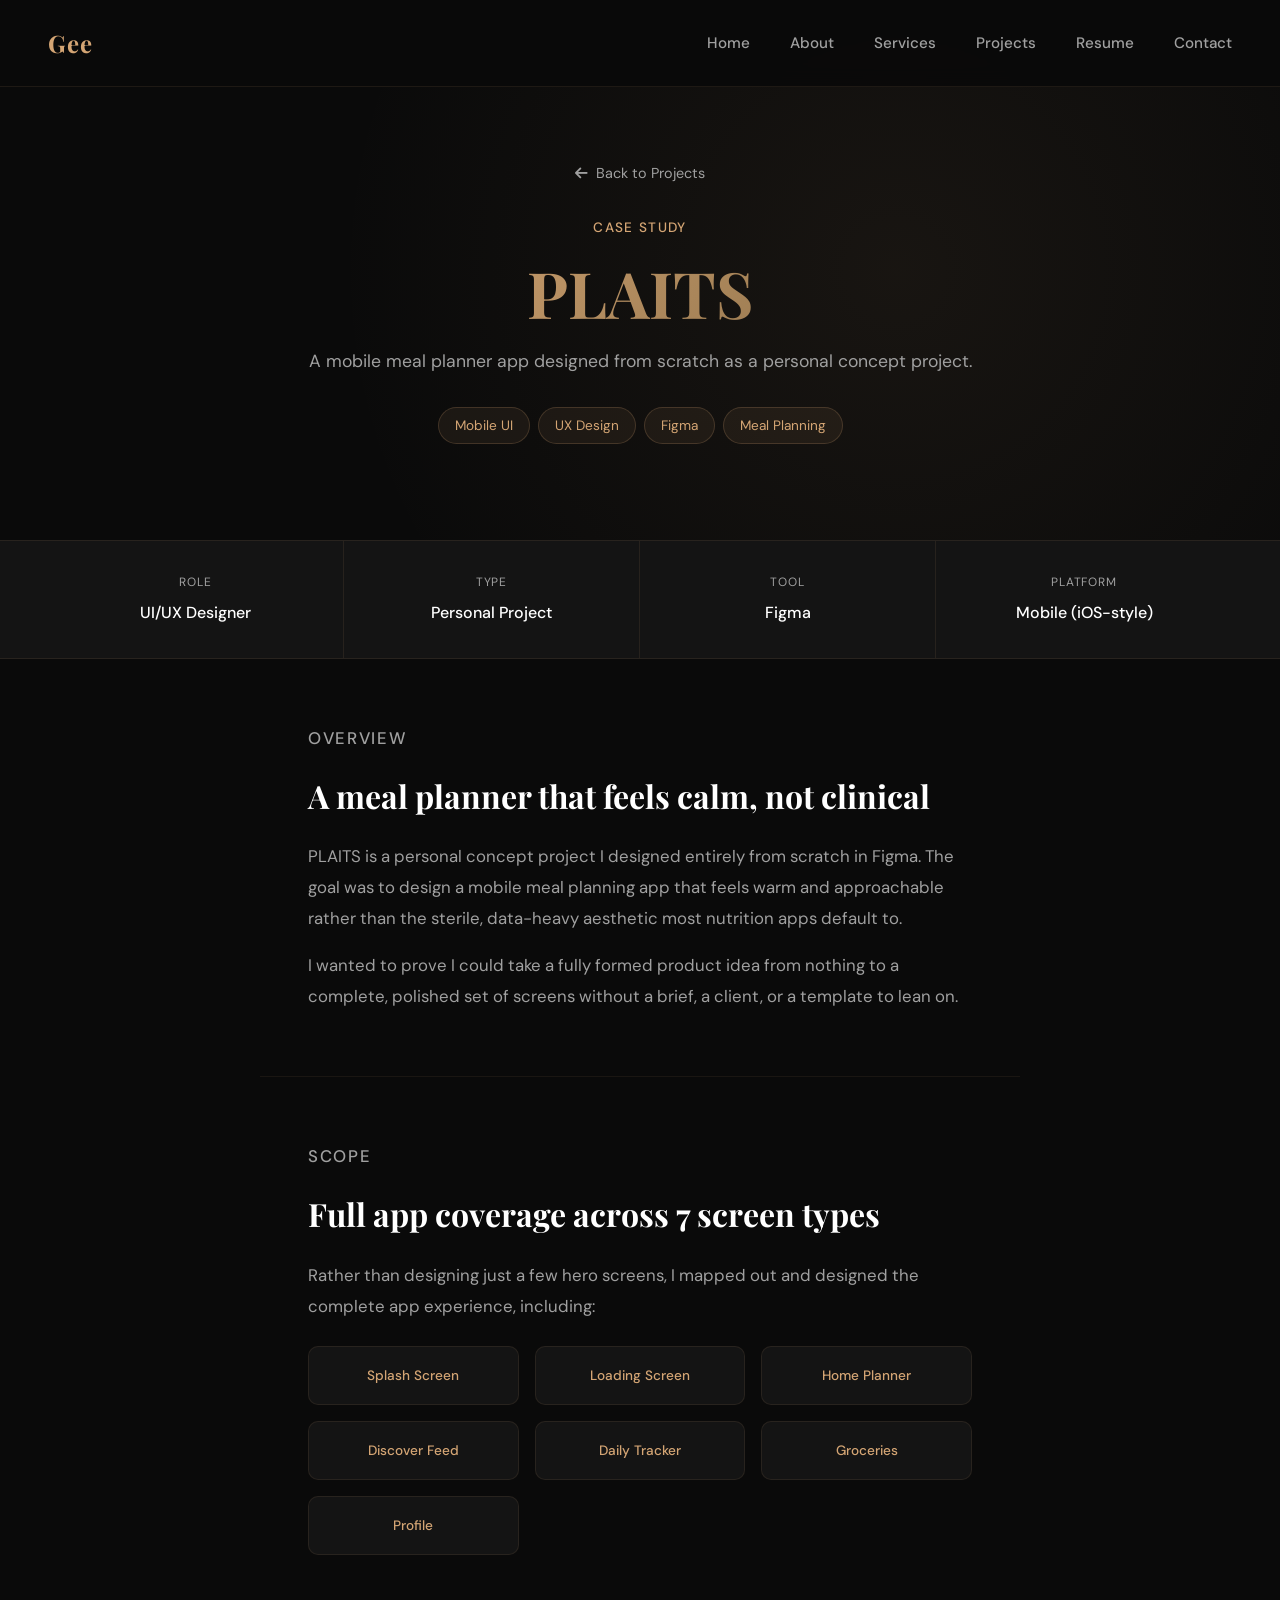
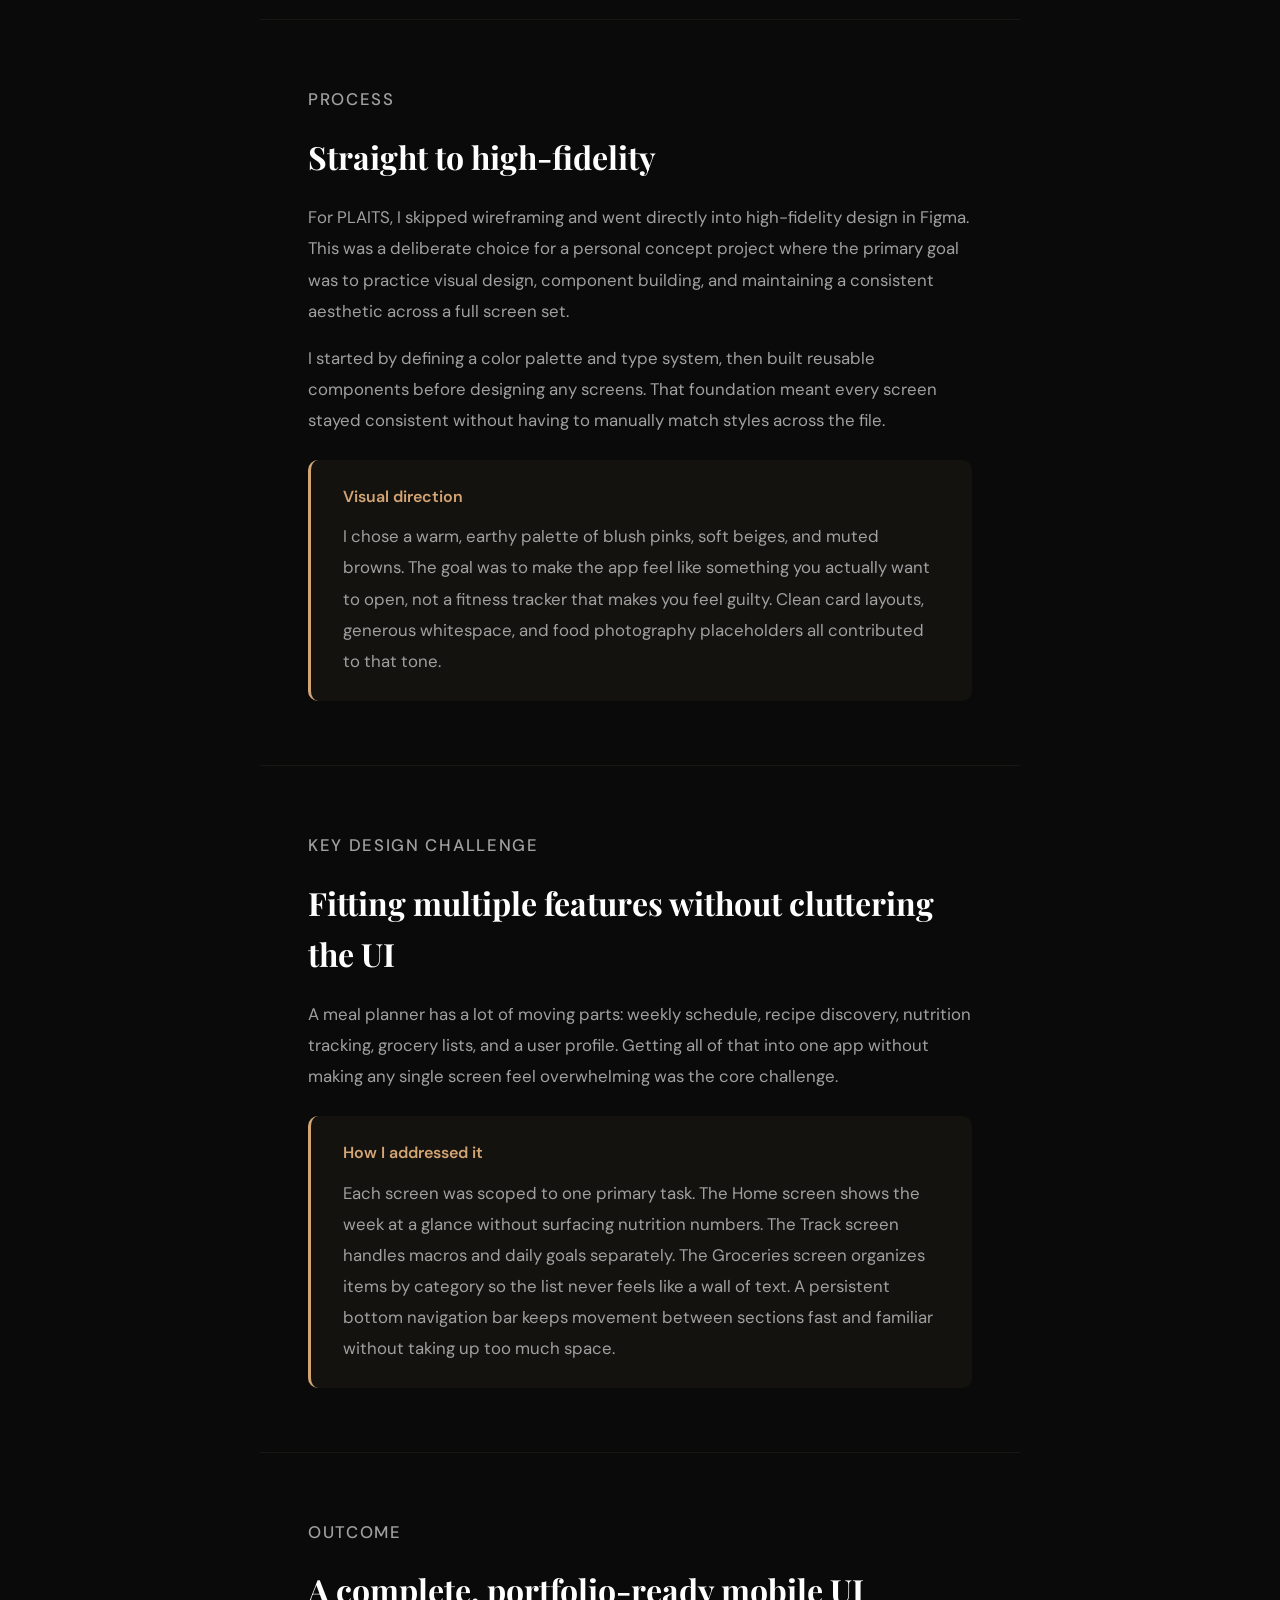
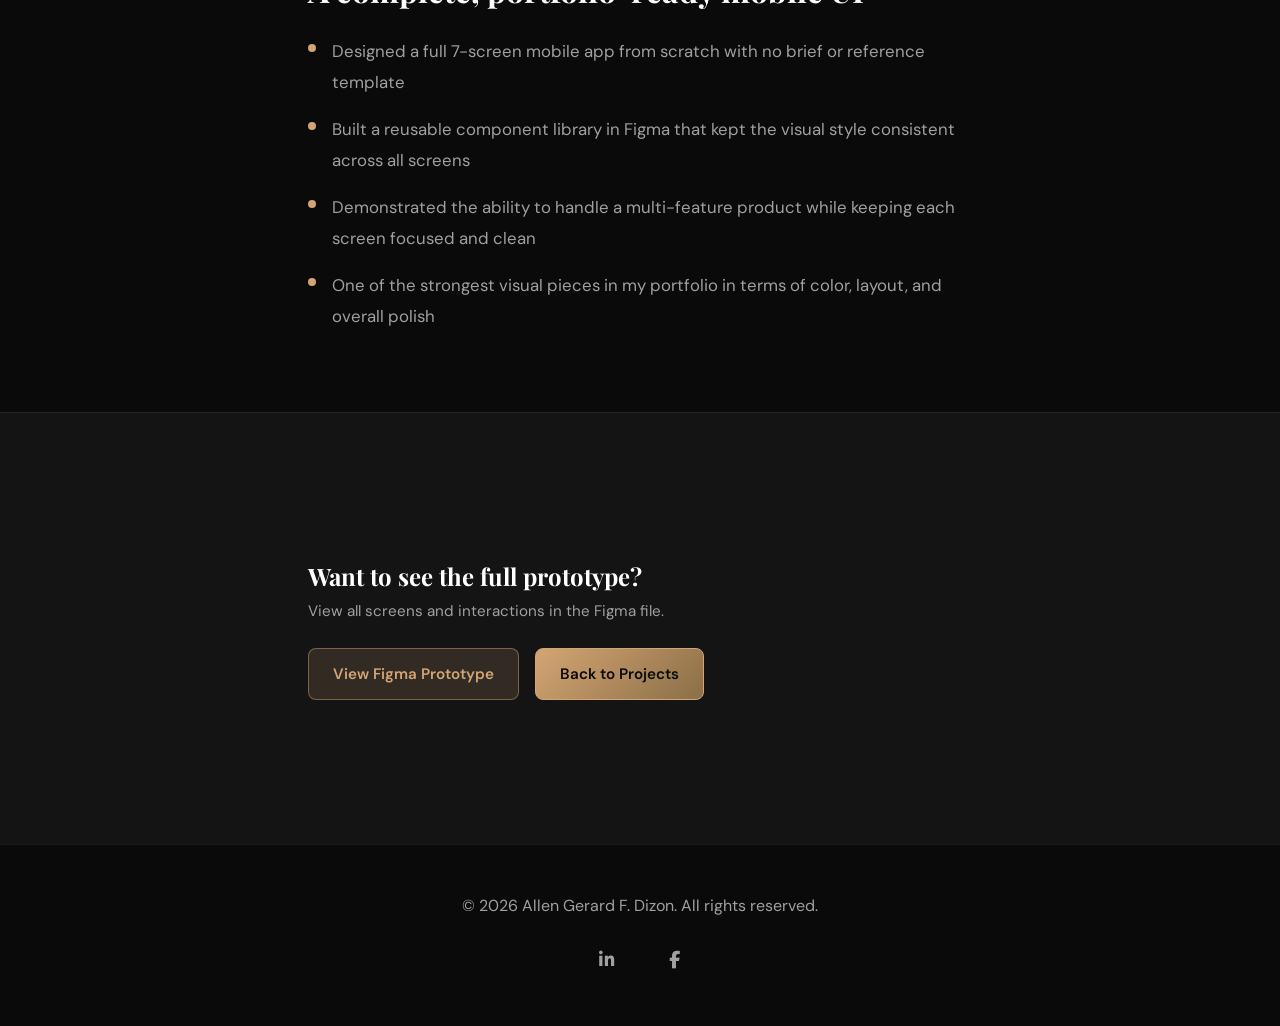
<file: Plaits.html>
<!DOCTYPE html>
<html lang="en">
<head>
    <meta charset="UTF-8">
    <meta name="viewport" content="width=device-width, initial-scale=1.0">
    <title>PLAITS Case Study — Gee</title>
    <link rel="stylesheet" href="styles.css">
    <link rel="stylesheet" href="https://cdnjs.cloudflare.com/ajax/libs/font-awesome/6.4.0/css/all.min.css">
    <style>
        section {
            min-height: unset;
            padding: 5rem 0;
        }

        .cs-hero {
            min-height: 60vh !important;
            display: flex;
            align-items: center;
            justify-content: center;
            background: var(--bg-primary);
            position: relative;
            overflow: hidden;
            padding: 10rem 0 6rem !important;
        }

        .cs-hero::before {
            content: '';
            position: absolute;
            top: 0; left: 0;
            width: 100%; height: 100%;
            background: radial-gradient(circle at 70% 50%, rgba(212, 165, 116, 0.07) 0%, transparent 60%);
        }

        .cs-hero-inner {
            text-align: center;
            z-index: 1;
            max-width: 800px;
            margin: 0 auto;
            padding: 0 3rem;
            animation: fadeInUp 0.9s ease-out;
        }

        .cs-back-link {
            display: inline-flex;
            align-items: center;
            gap: 0.5rem;
            color: var(--text-secondary);
            text-decoration: none;
            font-size: 0.9rem;
            margin-bottom: 2rem;
            transition: color 0.3s ease;
        }

        .cs-back-link:hover { color: var(--accent); }

        .cs-hero-label {
            font-size: 0.85rem;
            letter-spacing: 0.1em;
            text-transform: uppercase;
            color: var(--accent);
            margin-bottom: 1rem;
            font-weight: 500;
        }

        .cs-hero-title {
            font-family: 'Playfair Display', serif;
            font-size: 4rem;
            font-weight: 700;
            background: var(--gradient-1);
            -webkit-background-clip: text;
            -webkit-text-fill-color: transparent;
            background-clip: text;
            line-height: 1.2;
            margin-bottom: 1rem;
        }

        .cs-hero-sub {
            font-size: 1.1rem;
            color: var(--text-secondary);
            margin-bottom: 2rem;
        }

        .cs-tags {
            display: flex;
            gap: 0.5rem;
            justify-content: center;
            flex-wrap: wrap;
        }

        .cs-meta {
            background: var(--bg-secondary);
            border-top: 1px solid rgba(212, 165, 116, 0.1);
            border-bottom: 1px solid rgba(212, 165, 116, 0.1);
        }

        .cs-meta-grid {
            display: grid;
            grid-template-columns: repeat(4, 1fr);
            gap: 0;
        }

        .cs-meta-item {
            padding: 2rem;
            border-right: 1px solid rgba(212, 165, 116, 0.1);
            text-align: center;
        }

        .cs-meta-item:last-child { border-right: none; }

        .cs-meta-label {
            font-size: 0.75rem;
            text-transform: uppercase;
            letter-spacing: 0.08em;
            color: var(--text-secondary);
            margin-bottom: 0.5rem;
        }

        .cs-meta-value {
            font-size: 1rem;
            font-weight: 500;
            color: var(--text-primary);
        }

        .cs-content {
            background: var(--bg-primary);
        }

        .cs-block {
            max-width: 760px;
            margin: 0 auto;
            padding: 4rem 3rem;
            border-bottom: 1px solid rgba(212, 165, 116, 0.08);
        }

        .cs-block:last-child { border-bottom: none; }

        .cs-section-label {
            font-size: 0.75rem;
            text-transform: uppercase;
            letter-spacing: 0.1em;
            color: var(--accent);
            margin-bottom: 0.75rem;
            font-weight: 500;
        }

        .cs-block h2 {
            font-family: 'Playfair Display', serif;
            font-size: 2rem;
            color: var(--text-primary);
            margin-bottom: 1.25rem;
            font-weight: 700;
        }

        .cs-block p {
            color: var(--text-secondary);
            font-size: 1.05rem;
            line-height: 1.85;
            margin-bottom: 1rem;
        }

        .cs-block p:last-child { margin-bottom: 0; }

        .cs-screens-grid {
            display: grid;
            grid-template-columns: repeat(3, 1fr);
            gap: 1rem;
            margin-top: 1.5rem;
        }

        .cs-screen-item {
            background: var(--bg-secondary);
            border-radius: 10px;
            padding: 1rem;
            text-align: center;
            border: 1px solid rgba(212, 165, 116, 0.1);
        }

        .cs-screen-item p {
            font-size: 0.85rem;
            color: var(--accent);
            margin: 0;
            font-weight: 500;
        }

        .cs-callout {
            background: rgba(212, 165, 116, 0.05);
            border-left: 3px solid var(--accent);
            border-radius: 10px;
            padding: 1.5rem 2rem;
            margin-top: 1.5rem;
        }

        .cs-callout h4 {
            font-size: 1rem;
            font-weight: 600;
            color: var(--accent);
            margin-bottom: 0.75rem;
        }

        .cs-callout p { margin-bottom: 0; }

        .cs-outcomes { margin-top: 1.25rem; }

        .cs-outcome-row {
            display: flex;
            gap: 1rem;
            align-items: flex-start;
            margin-bottom: 1rem;
        }

        .cs-outcome-dot {
            width: 8px;
            height: 8px;
            border-radius: 50%;
            background: var(--accent);
            flex-shrink: 0;
            margin-top: 8px;
        }

        .cs-outcome-row p { margin-bottom: 0; }

        .cs-cta {
            background: var(--bg-secondary);
            border-top: 1px solid rgba(212, 165, 116, 0.1);
        }

        .cs-cta-inner {
            max-width: 760px;
            margin: 0 auto;
            padding: 4rem 3rem;
            display: flex;
            justify-content: space-between;
            align-items: center;
            flex-wrap: wrap;
            gap: 1.5rem;
        }

        .cs-cta-text h3 {
            font-family: 'Playfair Display', serif;
            font-size: 1.5rem;
            color: var(--text-primary);
            margin-bottom: 0.25rem;
        }

        .cs-cta-text p {
            color: var(--text-secondary);
            font-size: 0.95rem;
        }

        .cs-cta-links {
            display: flex;
            gap: 1rem;
            flex-wrap: wrap;
        }

        @media (max-width: 768px) {
            .cs-hero-title { font-size: 2.5rem; }
            .cs-hero-inner { padding: 0 1.5rem; }
            .cs-meta-grid { grid-template-columns: repeat(2, 1fr); }
            .cs-meta-item { border-bottom: 1px solid rgba(212, 165, 116, 0.1); }
            .cs-block { padding: 3rem 1.5rem; }
            .cs-screens-grid { grid-template-columns: repeat(2, 1fr); }
            .cs-cta-inner { padding: 3rem 1.5rem; flex-direction: column; align-items: flex-start; }
        }
    </style>
</head>
<body>

    <!-- Navigation -->
    <nav>
        <div class="container">
            <a href="index.html" class="logo">Gee</a>
            <ul>
                <li><a href="index.html#home">Home</a></li>
                <li><a href="index.html#about">About</a></li>
                <li><a href="index.html#services">Services</a></li>
                <li><a href="index.html#projects">Projects</a></li>
                <li><a href="index.html#resume">Resume</a></li>
                <li><a href="index.html#contact">Contact</a></li>
            </ul>
        </div>
    </nav>

    <!-- Hero -->
    <section class="cs-hero">
        <div class="cs-hero-inner">
            <a href="index.html#projects" class="cs-back-link">
                <i class="fas fa-arrow-left"></i> Back to Projects
            </a>
            <p class="cs-hero-label">Case Study</p>
            <h1 class="cs-hero-title">PLAITS</h1>
            <p class="cs-hero-sub">A mobile meal planner app designed from scratch as a personal concept project.</p>
            <div class="cs-tags">
                <span class="tag">Mobile UI</span>
                <span class="tag">UX Design</span>
                <span class="tag">Figma</span>
                <span class="tag">Meal Planning</span>
            </div>
        </div>
    </section>

    <!-- Meta strip -->
    <section class="cs-meta" style="padding: 0 !important; min-height: unset !important;">
        <div class="container">
            <div class="cs-meta-grid">
                <div class="cs-meta-item">
                    <p class="cs-meta-label">Role</p>
                    <p class="cs-meta-value">UI/UX Designer</p>
                </div>
                <div class="cs-meta-item">
                    <p class="cs-meta-label">Type</p>
                    <p class="cs-meta-value">Personal Project</p>
                </div>
                <div class="cs-meta-item">
                    <p class="cs-meta-label">Tool</p>
                    <p class="cs-meta-value">Figma</p>
                </div>
                <div class="cs-meta-item">
                    <p class="cs-meta-label">Platform</p>
                    <p class="cs-meta-value">Mobile (iOS-style)</p>
                </div>
            </div>
        </div>
    </section>
    <!-- Content -->
    <div class="cs-content">

        <!-- Overview -->
        <div class="cs-block">
            <p class="cs-section-label">Overview</p>
            <h2>A meal planner that feels calm, not clinical</h2>
            <p>PLAITS is a personal concept project I designed entirely from scratch in Figma. The goal was to design a mobile meal planning app that feels warm and approachable rather than the sterile, data-heavy aesthetic most nutrition apps default to.</p>
            <p>I wanted to prove I could take a fully formed product idea from nothing to a complete, polished set of screens without a brief, a client, or a template to lean on.</p>
        </div>

        <!-- Screens -->
        <div class="cs-block">
            <p class="cs-section-label">Scope</p>
            <h2>Full app coverage across 7 screen types</h2>
            <p>Rather than designing just a few hero screens, I mapped out and designed the complete app experience, including:</p>
            <div class="cs-screens-grid">
                <div class="cs-screen-item"><p>Splash Screen</p></div>
                <div class="cs-screen-item"><p>Loading Screen</p></div>
                <div class="cs-screen-item"><p>Home Planner</p></div>
                <div class="cs-screen-item"><p>Discover Feed</p></div>
                <div class="cs-screen-item"><p>Daily Tracker</p></div>
                <div class="cs-screen-item"><p>Groceries</p></div>
                <div class="cs-screen-item"><p>Profile</p></div>
            </div>
        </div>

        <!-- Process -->
        <div class="cs-block">
            <p class="cs-section-label">Process</p>
            <h2>Straight to high-fidelity</h2>
            <p>For PLAITS, I skipped wireframing and went directly into high-fidelity design in Figma. This was a deliberate choice for a personal concept project where the primary goal was to practice visual design, component building, and maintaining a consistent aesthetic across a full screen set.</p>
            <p>I started by defining a color palette and type system, then built reusable components before designing any screens. That foundation meant every screen stayed consistent without having to manually match styles across the file.</p>
            <div class="cs-callout">
                <h4>Visual direction</h4>
                <p>I chose a warm, earthy palette of blush pinks, soft beiges, and muted browns. The goal was to make the app feel like something you actually want to open, not a fitness tracker that makes you feel guilty. Clean card layouts, generous whitespace, and food photography placeholders all contributed to that tone.</p>
            </div>
        </div>

        <!-- Challenge -->
        <div class="cs-block">
            <p class="cs-section-label">Key Design Challenge</p>
            <h2>Fitting multiple features without cluttering the UI</h2>
            <p>A meal planner has a lot of moving parts: weekly schedule, recipe discovery, nutrition tracking, grocery lists, and a user profile. Getting all of that into one app without making any single screen feel overwhelming was the core challenge.</p>
            <div class="cs-callout">
                <h4>How I addressed it</h4>
                <p>Each screen was scoped to one primary task. The Home screen shows the week at a glance without surfacing nutrition numbers. The Track screen handles macros and daily goals separately. The Groceries screen organizes items by category so the list never feels like a wall of text. A persistent bottom navigation bar keeps movement between sections fast and familiar without taking up too much space.</p>
            </div>
        </div>

        <!-- Outcome -->
        <div class="cs-block">
            <p class="cs-section-label">Outcome</p>
            <h2>A complete, portfolio-ready mobile UI</h2>
            <div class="cs-outcomes">
                <div class="cs-outcome-row">
                    <div class="cs-outcome-dot"></div>
                    <p>Designed a full 7-screen mobile app from scratch with no brief or reference template</p>
                </div>
                <div class="cs-outcome-row">
                    <div class="cs-outcome-dot"></div>
                    <p>Built a reusable component library in Figma that kept the visual style consistent across all screens</p>
                </div>
                <div class="cs-outcome-row">
                    <div class="cs-outcome-dot"></div>
                    <p>Demonstrated the ability to handle a multi-feature product while keeping each screen focused and clean</p>
                </div>
                <div class="cs-outcome-row">
                    <div class="cs-outcome-dot"></div>
                    <p>One of the strongest visual pieces in my portfolio in terms of color, layout, and overall polish</p>
                </div>
            </div>
        </div>

    </div>

    <!-- CTA -->
    <section class="cs-cta" style="min-height: unset !important;">
        <div class="cs-cta-inner">
            <div class="cs-cta-text">
                <h3>Want to see the full prototype?</h3>
                <p>View all screens and interactions in the Figma file.</p>
            </div>
            <div class="cs-cta-links">
                <a href="https://www.figma.com/design/HugXcCj4IJ6J664LeYZRm7/PLAITS--MOBILE-UI-FOR-MEAL-PLANNER-?m=auto&t=YJCju9HEMIv6HAzU-6" class="project-link link-figma" target="_blank">View Figma Prototype</a>
                <a href="index.html#projects" class="project-link link-live">Back to Projects</a>
            </div>
        </div>
    </section>

    <!-- Footer -->
    <footer>
        <div class="container">
            <p>&copy; 2026 Allen Gerard F. Dizon. All rights reserved.</p>
            <div class="social-links">
                <a href="https://www.linkedin.com/in/allen-gerard-dizon-799544351/" class="social-link" target="_blank" title="LinkedIn" aria-label="LinkedIn" rel="noopener noreferrer">
                    <i class="fab fa-linkedin-in" aria-hidden="true"></i>
                </a>
                <a href="https://www.facebook.com/aegeezz" class="social-link" target="_blank" title="Facebook" aria-label="Facebook" rel="noopener noreferrer">
                    <i class="fab fa-facebook-f" aria-hidden="true"></i>
                </a>
            </div>
        </div>
    </footer>

</body>
</html>
</file>
<file: styles.css>
/* Import Google Fonts */
@import url('https://fonts.googleapis.com/css2?family=Playfair+Display:wght@400;700&family=DM+Sans:wght@400;500;700&display=swap');

/* Reset & Base Styles */
* {
    margin: 0;
    padding: 0;
    box-sizing: border-box;
}

:root {
    --bg-primary: #0a0a0a;
    --bg-secondary: #141414;
    --text-primary: #ffffff;
    --text-secondary: #a0a0a0;
    --accent: #d4a574;
    --accent-hover: #e8c299;
    --gradient-1: linear-gradient(135deg, #d4a574 0%, #8b6f47 100%);
    --shadow-glow: 0 0 40px rgba(212, 165, 116, 0.15);
}

body {
    font-family: 'DM Sans', sans-serif;
    background: var(--bg-primary);
    color: var(--text-primary);
    line-height: 1.6;
    overflow-x: hidden;
}

html {
    scroll-behavior: smooth;
}

/* Navigation */
nav {
    position: fixed;
    top: 0;
    width: 100%;
    background: rgba(10, 10, 10, 0.95);
    backdrop-filter: blur(10px);
    z-index: 1000;
    padding: 1.5rem 0;
    border-bottom: 1px solid rgba(212, 165, 116, 0.1);
}

nav .container {
    max-width: 1400px;
    margin: 0 auto;
    padding: 0 3rem;
    display: flex;
    justify-content: space-between;
    align-items: center;
}

nav .logo {
    font-family: 'Playfair Display', serif;
    font-size: 1.5rem;
    font-weight: 700;
    color: var(--accent);
    text-decoration: none;
    letter-spacing: 1px;
}

nav ul {
    display: flex;
    list-style: none;
    gap: 2.5rem;
}

nav a {
    color: var(--text-secondary);
    text-decoration: none;
    font-size: 0.95rem;
    font-weight: 500;
    transition: color 0.3s ease;
    position: relative;
}

nav a:hover {
    color: var(--accent);
}

nav a.active {
    color: var(--accent);
}

nav a::after {
    content: '';
    position: absolute;
    bottom: -5px;
    left: 0;
    width: 0;
    height: 2px;
    background: var(--accent);
    transition: width 0.3s ease;
}

nav a:hover::after,
nav a.active::after {
    width: 100%;
}

/* Container */
.container {
    max-width: 1400px;
    margin: 0 auto;
    padding: 0 3rem;
}

section {
    min-height: 100vh;
    padding: 8rem 0;
    position: relative;
}

/* Hero Section */
#home {
    display: flex;
    align-items: center;
    justify-content: center;
    position: relative;
    overflow: hidden;
}

#home::before {
    content: '';
    position: absolute;
    top: 0;
    left: 0;
    width: 100%;
    height: 100%;
    background: radial-gradient(circle at 30% 50%, rgba(212, 165, 116, 0.08) 0%, transparent 50%);
    animation: pulse 8s ease-in-out infinite;
}

@keyframes pulse {
    0%, 100% { opacity: 0.5; }
    50% { opacity: 1; }
}

.hero-content {
    display: flex;
    flex-direction: column;
    align-items: center;
    text-align: center;
    z-index: 1;
    animation: fadeInUp 1s ease-out;
}

@keyframes fadeInUp {
    from {
        opacity: 0;
        transform: translateY(30px);
    }
    to {
        opacity: 1;
        transform: translateY(0);
    }
}

.hero-content h1 {
    font-family: 'Playfair Display', serif;
    font-size: 5rem;
    font-weight: 700;
    margin-bottom: 1rem;
    background: var(--gradient-1);
    -webkit-background-clip: text;
    -webkit-text-fill-color: transparent;
    background-clip: text;
    line-height: 1.2;
}

.hero-subtitle {
    font-size: 1.5rem;
    color: var(--text-secondary);
    margin-bottom: 2rem;
    font-weight: 400;
}

.specialty {
    display: inline-block;
    color: var(--accent);
    font-weight: 500;
    animation: fadeIn 1s ease-out 0.5s both;
}

@keyframes fadeIn {
    from { opacity: 0; }
    to { opacity: 1; }
}

.cta-button {
    display: inline-block;
    margin-top: 2rem;
    padding: 1rem 2.5rem;
    background: var(--gradient-1);
    color: var(--bg-primary);
    text-decoration: none;
    font-weight: 700;
    border-radius: 50px;
    position: relative;
    overflow: hidden;
    transition: all 0.3s ease;
    box-shadow: var(--shadow-glow);
    animation: fadeIn 1s ease-out 0.8s both;
}

.cta-button:hover {
    transform: translateY(-3px);
    box-shadow: 0 10px 40px rgba(212, 165, 116, 0.3);
}

@keyframes shine-sweep {
    0% {
        transform: translateX(-140%) skewX(-20deg);
        opacity: 0;
    }
    15% {
        opacity: 0.85;
    }
    100% {
        transform: translateX(140%) skewX(-20deg);
        opacity: 0;
    }
}

.cta-button::after,
.project-link::after,
.download-cv::after,
.submit-button::after {
    content: '';
    position: absolute;
    top: -40%;
    left: -50%;
    width: 60%;
    height: 180%;
    background: linear-gradient(
        120deg,
        transparent 0%,
        rgba(255, 255, 255, 0.2) 25%,
        rgba(255, 255, 255, 0.65) 45%,
        rgba(255, 255, 255, 0.2) 65%,
        transparent 100%
    );
    transform: translateX(-140%) skewX(-20deg);
    opacity: 0;
    pointer-events: none;
}

.cta-button:hover::after,
.project-link:hover::after,
.download-cv:hover::after,
.submit-button:hover::after {
    animation: shine-sweep 0.9s ease-out;
}

/* Section Headings */
.section-heading {
    font-family: 'Playfair Display', serif;
    font-size: 3.5rem;
    margin-bottom: 1rem;
    text-align: center;
    position: relative;
    padding-bottom: 2rem;
}

.section-heading::after {
    content: '';
    position: absolute;
    bottom: 0;
    left: 50%;
    transform: translateX(-50%);
    width: 80px;
    height: 3px;
    background: var(--gradient-1);
}

.section-subtitle {
    text-align: center;
    color: var(--text-secondary);
    font-size: 1.1rem;
    margin-bottom: 4rem;
    max-width: 600px;
    margin-left: auto;
    margin-right: auto;
}

/* About Section */
#about {
    background: var(--bg-secondary);
}

.about-content {
    display: grid;
    grid-template-columns: 1fr 1fr;
    gap: 4rem;
    align-items: center;
    margin-top: 3rem;
}

.about-text p {
    color: var(--text-secondary);
    font-size: 1.1rem;
    margin-bottom: 1.5rem;
    line-height: 1.8;
}

.education-box {
    margin-top: 2.5rem;
    padding: 2rem;
    background: rgba(212, 165, 116, 0.05);
    border-left: 3px solid var(--accent);
    border-radius: 10px;
}

.education-box h3 {
    font-family: 'Playfair Display', serif;
    font-size: 1.5rem;
    color: var(--accent);
    margin-bottom: 1rem;
}

.education-box h4 {
    font-size: 1.2rem;
    color: var(--text-primary);
    margin-bottom: 0.5rem;
}

.education-box .edu-year {
    color: var(--text-secondary);
    font-size: 1rem;
    margin-bottom: 0;
}

.about-image {
    position: relative;
    border-radius: 20px;
    overflow: hidden;
    aspect-ratio: 1;
    background: var(--gradient-1);
    display: flex;
    align-items: center;
    justify-content: center;
    font-size: 8rem;
    box-shadow: var(--shadow-glow);
}

/* What I Offer */
.services-grid {
    display: grid;
    grid-template-columns: repeat(3, 1fr);
    gap: 2.5rem;
    margin-top: 3rem;
}

.service-card {
    background: var(--bg-secondary);
    padding: 3rem 2rem;
    border-radius: 15px;
    text-align: center;
    transition: all 0.3s ease;
    border: 1px solid rgba(212, 165, 116, 0.1);
    display: flex;
    flex-direction: column;
    justify-content: flex-start;
    height: 100%;
}

.service-card:hover {
    transform: translateY(-10px);
    box-shadow: var(--shadow-glow);
    border-color: var(--accent);
}

.service-icon {
    font-size: 3rem;
    margin-bottom: 1.5rem;
}

.service-card h3 {
    font-family: 'Playfair Display', serif;
    font-size: 1.5rem;
    margin-bottom: 1rem;
    color: var(--accent);
}

.service-card p {
    color: var(--text-secondary);
    line-height: 1.7;
}

/* =============================================
   PROJECTS SECTION
   ============================================= */

#projects {
    background: var(--bg-secondary);
}

.project-filters {
    display: flex;
    flex-wrap: wrap;
    gap: 0.75rem;
    margin: 1.5rem 0 1.5rem;
}

.filter-pill {
    appearance: none;
    border: 1px solid rgba(212, 165, 116, 0.22);
    background: rgba(212, 165, 116, 0.06);
    color: var(--text-secondary);
    border-radius: 999px;
    padding: 0.7rem 1.1rem;
    font: inherit;
    font-size: 0.92rem;
    font-weight: 600;
    cursor: pointer;
    transition: all 0.25s ease;
}

.filter-pill:hover {
    border-color: rgba(212, 165, 116, 0.45);
    color: var(--text-primary);
    transform: translateY(-1px);
}

.filter-pill.is-active {
    background: var(--gradient-1);
    border-color: var(--accent);
    color: var(--bg-primary);
    box-shadow: 0 10px 24px rgba(212, 165, 116, 0.18);
}

.projects-grid {
    display: grid;
    grid-template-columns: repeat(3, minmax(0, 1fr));
    gap: 1rem;
    margin-top: 3rem;
}

@media (max-width: 1024px) {
    .projects-grid {
        grid-template-columns: repeat(2, minmax(0, 1fr));
    }
}

/* Cards */
.project-card {
    display: flex;
    flex-direction: column;
    width: 100%;
    height: 100%;
    background: linear-gradient(180deg, rgba(255, 255, 255, 0.04) 0%, rgba(255, 255, 255, 0.025) 100%);
    border-radius: 18px;
    overflow: hidden;
    transition: transform 0.3s ease, box-shadow 0.3s ease;
    border: 1px solid rgba(212, 165, 116, 0.12);
}

.project-card.is-hovered,
.project-card:focus-within {
    transform: translateY(-6px);
    box-shadow: var(--shadow-glow);
}

.project-image {
    width: 100%;
    position: relative;
    overflow: hidden;
    aspect-ratio: 16 / 9;
    background: linear-gradient(135deg, #1a1a1a 0%, #2a2a2a 100%);
}

.project-image img {
    width: 100%;
    height: 100%;
    object-fit: cover;
    display: block;
    transition: transform 0.3s ease;
}

.project-body {
    display: flex;
    flex-direction: column;
    gap: 0.85rem;
    padding: 1.35rem 1.35rem 1.45rem;
}

.project-kicker {
    font-size: 0.78rem;
    text-transform: uppercase;
    letter-spacing: 0.12em;
    color: var(--text-secondary);
}

.project-title {
    font-family: 'Playfair Display', serif;
    font-size: 1.55rem;
    line-height: 1.15;
    color: var(--text-primary);
}

.project-description {
    color: var(--text-secondary);
    font-size: 0.98rem;
    line-height: 1.7;
}

.project-links {
    display: flex;
    gap: 0.65rem;
    flex-wrap: wrap;
    margin-top: 0.15rem;
}

.project-cta {
    display: inline-flex;
    align-items: center;
    justify-content: center;
    padding: 0.55rem 0.9rem;
    border-radius: 999px;
    border: 1px solid rgba(212, 165, 116, 0.26);
    background: transparent;
    color: var(--text-primary);
    text-decoration: none;
    font-size: 0.82rem;
    font-weight: 600;
    transition: all 0.25s ease;
}

.project-cta:hover {
    border-color: var(--accent);
    color: var(--accent);
    background: rgba(212, 165, 116, 0.06);
    transform: translateY(-1px);
}

.project-cta--primary {
    border-color: rgba(212, 165, 116, 0.45);
    color: var(--accent);
}

.project-cta--primary:hover {
    background: rgba(212, 165, 116, 0.1);
}

/* Badge */
.badge-in-progress {
    position: absolute;
    top: 12px;
    right: 12px;
    background: #f97316;
    color: #ffffff;
    font-weight: 700;
    font-size: 0.65rem;
    text-transform: uppercase;
    letter-spacing: 0.08em;
    padding: 4px 12px;
    border-radius: 999px;
    z-index: 10;
    pointer-events: none;
}

/* Overlay */
.project-overlay {
    position: absolute;
    inset: 0;
    display: flex;
    align-items: center;
    justify-content: center;
    padding: 1.5rem;
    background: rgba(0, 0, 0, 0.78);
    opacity: 0;
    transition: opacity 0.3s ease;
    pointer-events: none;
}

.project-card.is-hovered .project-overlay,
.project-card:focus-within .project-overlay {
    opacity: 1;
    pointer-events: auto;
}

.project-overlay-content {
    width: 100%;
    max-width: 320px;
    text-align: center;
    color: var(--text-primary);
}

.project-overlay-content h3 {
    margin-bottom: 0.35rem;
    font-family: 'Playfair Display', serif;
    font-size: 1.7rem;
    font-weight: 700;
    color: #ffffff;
}

.project-overlay-content p {
    margin-bottom: 1rem;
    color: rgba(255, 255, 255, 0.75);
    font-size: 0.9rem;
    line-height: 1.5;
}

.project-overlay-links {
    display: flex;
    justify-content: center;
    gap: 0.65rem;
    flex-wrap: wrap;
}

.project-overlay-link {
    display: inline-flex;
    align-items: center;
    justify-content: center;
    padding: 0.6rem 1rem;
    border-radius: 999px;
    border: 1px solid rgba(255, 255, 255, 0.35);
    color: #ffffff;
    text-decoration: none;
    font-weight: 600;
    font-size: 0.85rem;
    background: rgba(255, 255, 255, 0.08);
    transition: all 0.25s ease;
    pointer-events: auto;
}

.project-overlay-link:hover {
    background: rgba(255, 255, 255, 0.18);
    border-color: rgba(255, 255, 255, 0.6);
    transform: translateY(-1px);
}

/* Legacy content styles (kept in case used elsewhere) */
.project-content {
    padding: 2rem;
}

.project-content h3 {
    font-family: 'Playfair Display', serif;
    font-size: 1.8rem;
    margin-bottom: 1rem;
    color: var(--text-primary);
}

.project-tags {
    display: flex;
    gap: 0.5rem;
    margin-bottom: 1rem;
    flex-wrap: wrap;
}

.tag {
    padding: 0.4rem 1rem;
    background: rgba(212, 165, 116, 0.08);
    color: var(--accent);
    border-radius: 20px;
    font-size: 0.85rem;
    border: 1px solid rgba(212, 165, 116, 0.2);
}

.project-content > p:not(.project-internship) {
    color: var(--text-secondary);
    margin-bottom: 1.5rem;
    line-height: 1.55;
    line-clamp: 2;
    display: -webkit-box;
    -webkit-line-clamp: 2;
    -webkit-box-orient: vertical;
    overflow: hidden;
}

.project-links {
    display: flex;
    gap: 1rem;
    flex-wrap: wrap;
}

.project-link {
    padding: 0.8rem 1.5rem;
    text-decoration: none;
    border-radius: 8px;
    font-weight: 600;
    transition: all 0.3s ease;
    font-size: 0.95rem;
    display: inline-block;
    position: relative;
    overflow: hidden;
}

.link-figma {
    background: rgba(212, 165, 116, 0.16);
    color: var(--accent);
    border: 1px solid rgba(212, 165, 116, 0.45);
}

.link-figma:hover {
    background: rgba(212, 165, 116, 0.26);
    transform: translateY(-2px);
    box-shadow: 0 5px 20px rgba(212, 165, 116, 0.2);
}

.link-live {
    background: var(--gradient-1);
    color: var(--bg-primary);
    border: 1px solid var(--accent);
}

.link-live:hover {
    transform: translateY(-2px);
    box-shadow: 0 5px 20px rgba(212, 165, 116, 0.3);
}

/* GameNest internship label */
.project-internship {
    font-size: 0.8rem;
    font-style: italic;
    opacity: 0.6;
    margin: 0.25rem 0 0.5rem;
}

/* =============================================
   RESUME SECTION
   ============================================= */

.resume-section {
    margin-top: 3rem;
}

.resume-grid {
    display: grid;
    grid-template-columns: 1fr 1fr;
    gap: 4rem;
}

.resume-column h3 {
    font-family: 'Playfair Display', serif;
    font-size: 2rem;
    margin-bottom: 2rem;
    color: var(--accent);
}

.resume-item {
    margin-bottom: 2.5rem;
    padding-left: 2rem;
    border-left: 2px solid rgba(212, 165, 116, 0.3);
    transition: all 0.3s ease;
}

.resume-item:hover {
    border-left-color: var(--accent);
    padding-left: 2.5rem;
}

.resume-item h4 {
    font-size: 1.3rem;
    margin-bottom: 0.5rem;
}

.resume-meta {
    color: var(--accent);
    font-size: 0.9rem;
    margin-bottom: 0.5rem;
}

.resume-item p {
    color: var(--text-secondary);
    line-height: 1.7;
}

.download-cv {
    display: inline-block;
    margin-top: 2rem;
    padding: 1rem 2.5rem;
    background: transparent;
    color: var(--accent);
    text-decoration: none;
    font-weight: 700;
    border: 2px solid var(--accent);
    border-radius: 50px;
    transition: all 0.3s ease;
    position: relative;
    overflow: hidden;
}

.download-cv:hover {
    background: var(--accent);
    color: var(--bg-primary);
    transform: translateY(-3px);
}

/* Contact */
#contact {
    background: var(--bg-secondary);
}

.contact-content {
    max-width: 700px;
    margin: 3rem auto 0;
}

.contact-form {
    display: flex;
    flex-direction: column;
    gap: 1.5rem;
}

.form-group {
    display: flex;
    flex-direction: column;
}

.form-group label {
    margin-bottom: 0.5rem;
    color: var(--text-secondary);
    font-weight: 500;
}

.form-group input,
.form-group textarea {
    padding: 1rem;
    background: var(--bg-primary);
    border: 1px solid rgba(212, 165, 116, 0.2);
    border-radius: 8px;
    color: var(--text-primary);
    font-family: 'DM Sans', sans-serif;
    font-size: 1rem;
    transition: all 0.3s ease;
}

.form-group input:focus,
.form-group textarea:focus {
    outline: none;
    border-color: var(--accent);
    box-shadow: 0 0 0 3px rgba(212, 165, 116, 0.1);
}

.form-group textarea {
    resize: vertical;
    min-height: 150px;
}

.submit-button {
    padding: 1rem 2.5rem;
    background: var(--gradient-1);
    color: var(--bg-primary);
    border: none;
    border-radius: 50px;
    font-weight: 700;
    font-size: 1rem;
    cursor: pointer;
    transition: all 0.3s ease;
    align-self: flex-start;
    position: relative;
    overflow: hidden;
}

.submit-button:hover {
    transform: translateY(-3px);
    box-shadow: 0 10px 40px rgba(212, 165, 116, 0.3);
}

.contact-info {
    margin-top: 3rem;
    text-align: center;
    color: var(--text-secondary);
}

.contact-info a {
    color: var(--accent);
    text-decoration: none;
    transition: color 0.3s ease;
}

.contact-info a:hover {
    color: var(--accent-hover);
}

/* Footer */
footer {
    background: var(--bg-primary);
    padding: 3rem 0;
    text-align: center;
    border-top: 1px solid rgba(212, 165, 116, 0.1);
}

footer p {
    color: var(--text-secondary);
}

.social-links {
    display: flex;
    justify-content: center;
    gap: 2rem;
    margin-top: 1.5rem;
}

.social-links a {
    color: var(--text-secondary);
    font-size: 1.5rem;
    transition: color 0.3s ease;
}

.social-links a:hover {
    color: var(--accent);
}

.social-links a svg {
    width: 1.25rem;
    height: 1.25rem;
    display: inline-block;
    vertical-align: middle;
}

.social-links a svg { fill: currentColor; }

.social-link {
    color: var(--text-secondary);
    display: inline-flex;
    align-items: center;
    justify-content: center;
    width: 36px;
    height: 36px;
    border-radius: 6px;
    transition: background 0.15s ease, color 0.15s ease;
    text-decoration: none;
}

.social-link i {
    font-size: 1.1rem;
    line-height: 1;
}

.social-link:hover,
.social-link:focus {
    color: var(--accent);
    background: rgba(212,165,116,0.06);
    outline: none;
}

.social-link:focus-visible {
    box-shadow: 0 0 0 3px rgba(212,165,116,0.12);
}

/* Work Experience Section */
.experience-list {
    margin-top: 2rem;
}

.experience-item {
    border-left: 3px solid var(--accent-color, #333);
    padding: 1rem 1.5rem;
    margin-bottom: 1.5rem;
}

.experience-header {
    display: flex;
    justify-content: space-between;
    align-items: flex-start;
    flex-wrap: wrap;
    gap: 0.5rem;
    margin-bottom: 0.75rem;
}

.experience-header h3 {
    font-size: 1.1rem;
    font-weight: 700;
    margin: 0;
}

.experience-role {
    font-size: 0.9rem;
    opacity: 0.7;
    margin: 0.25rem 0 0;
    font-style: italic;
}

.experience-date {
    font-size: 0.85rem;
    opacity: 0.6;
    white-space: nowrap;
    font-style: italic;
}

.experience-bullets {
    padding-left: 1.25rem;
    margin: 0;
}

.experience-bullets li {
    font-size: 0.9rem;
    opacity: 0.85;
    margin-bottom: 0.4rem;
    line-height: 1.6;
}

.cert-link {
    display: inline-block;
    margin-top: 0.75rem;
    font-size: 0.85rem;
    font-style: italic;
    opacity: 0.75;
    text-decoration: underline;
    transition: opacity 0.2s ease;
    color: var(--accent);
}

.cert-link:hover {
    opacity: 1;
}

/* Hamburger button */
.nav-toggle {
    display: none;
    flex-direction: column;
    justify-content: center;
    align-items: center;
    gap: 5px;
    background: none;
    border: none;
    cursor: pointer;
    padding: 8px;
    z-index: 1001;
    width: 44px;
    height: 44px;
    min-width: 44px;
}

.nav-toggle:focus {
    outline: 2px solid var(--accent);
    outline-offset: 2px;
    border-radius: 4px;
}

.nav-toggle span {
    display: block;
    width: 26px;
    height: 2.5px;
    background: var(--text-primary);
    border-radius: 2px;
    transition: all 0.3s ease;
    transform-origin: center;
}

.nav-toggle.open span:nth-child(1) {
    transform: translateY(8px) rotate(45deg);
}

.nav-toggle.open span:nth-child(2) {
    opacity: 0;
    transform: scaleX(0);
}

.nav-toggle.open span:nth-child(3) {
    transform: translateY(-8px) rotate(-45deg);
}

/* =============================================
   RESPONSIVE
   ============================================= */

@media (max-width: 768px) {
    .nav-toggle {
        display: flex;
    }

    nav .container {
        padding: 0 1.5rem;
    }

    nav ul {
        gap: 1.5rem;
        font-size: 0.9rem;
    }

    nav ul.nav-menu {
        gap: 0 !important;
    }

    .nav-menu {
        display: flex;
        position: fixed;
        top: 70px;
        left: 0;
        width: 100%;
        max-height: calc(100vh - 70px);
        background: rgba(10, 10, 10, 0.98);
        backdrop-filter: blur(10px);
        flex-direction: column;
        align-items: stretch;
        justify-content: flex-start;
        gap: 0 !important;
        z-index: 999;
        list-style: none;
        padding: 1rem 0;
        overflow-y: auto;
        opacity: 0;
        visibility: hidden;
        pointer-events: none;
        transform: translateY(-18px);
        transition: transform 0.28s ease, opacity 0.28s ease, visibility 0s linear 0.28s;
    }

    .nav-menu.open {
        opacity: 1;
        visibility: visible;
        pointer-events: auto;
        transform: translateY(0);
        transition: transform 0.28s ease, opacity 0.28s ease, visibility 0s;
    }

    .nav-menu li {
        border-bottom: 1px solid rgba(212, 165, 116, 0.1);
    }

    .nav-menu li a {
        display: block;
        font-size: 1.1rem;
        color: var(--text-primary);
        padding: 1rem 1.5rem;
        transition: all 0.2s ease;
        position: relative;
    }

    .nav-menu li a::after {
        display: none;
    }

    .nav-menu li a:hover {
        background: rgba(212, 165, 116, 0.1);
        padding-left: 2rem;
        color: var(--accent);
    }

    .container {
        padding: 0 1.5rem;
    }

    .hero-content h1 {
        font-size: 2.5rem;
    }

    .hero-subtitle {
        font-size: 1.1rem;
    }

    .specialty {
        font-size: 0.95rem;
    }

    .cta-button {
        padding: 0.9rem 2rem;
        font-size: 0.95rem;
    }

    section {
        padding: 4rem 0;
        min-height: auto;
    }

    .section-heading {
        font-size: 2.2rem;
        padding-bottom: 1.5rem;
    }

    .section-heading::after {
        width: 60px;
    }

    .section-subtitle {
        font-size: 1rem;
        margin-bottom: 2.5rem;
    }

    .about-content,
    .resume-grid {
        grid-template-columns: 1fr;
        gap: 2rem;
    }

    .about-image {
        aspect-ratio: 1;
        min-height: 250px;
    }

    .about-text p {
        font-size: 1rem;
    }

    .education-box {
        padding: 1.5rem;
    }

    .services-grid {
        grid-template-columns: 1fr;
        gap: 1.5rem;
        max-width: 620px;
        margin: 2rem auto 0;
    }

    .service-card {
        padding: 2rem 1.5rem;
        max-width: 100%;
    }

    .service-card h3 {
        font-size: 1.3rem;
    }

    .projects-grid {
        grid-template-columns: 1fr;
        gap: 1rem;
    }

    .project-links {
        gap: 0.75rem;
    }

    .project-link {
        padding: 0.7rem 1.2rem;
        font-size: 0.9rem;
    }

    .form-group input,
    .form-group textarea {
        padding: 0.85rem;
        font-size: 16px;
    }

    .submit-button {
        padding: 0.9rem 2rem;
        font-size: 0.95rem;
    }

    .resume-column h3 {
        font-size: 1.5rem;
    }

    .download-cv {
        padding: 0.9rem 2rem;
        font-size: 0.95rem;
    }

    .experience-header {
        flex-direction: column;
        gap: 0.25rem;
    }

    .experience-date {
        order: -1;
    }

    .experience-item {
        padding-left: 1.5rem;
        margin-bottom: 1.5rem;
    }
}

@media (max-width: 480px) {
    nav {
        padding: 1rem 0;
        border-bottom: 1px solid rgba(212, 165, 116, 0.1);
    }

    nav .container {
        padding: 0 1rem;
    }

    nav .logo {
        font-size: 1.2rem;
    }

    .nav-toggle {
        width: 40px;
        height: 40px;
        gap: 4px;
    }

    .nav-toggle span {
        width: 22px;
        height: 2px;
    }

    .nav-menu {
        top: 60px;
        max-height: calc(100vh - 60px);
        transform: translateY(-14px);
    }

    .nav-menu li a {
        font-size: 1rem;
        padding: 0.85rem 1rem;
    }

    .nav-menu li a:hover {
        padding-left: 1.5rem;
    }

    .container {
        padding: 0 1rem;
    }

    #home {
        min-height: 80vh;
        padding-top: 80px;
    }

    .hero-content h1 {
        font-size: 1.8rem;
        line-height: 1.3;
        margin-bottom: 0.75rem;
    }

    .hero-subtitle {
        font-size: 0.95rem;
        margin-bottom: 1rem;
    }

    .specialty {
        font-size: 0.85rem;
        display: block;
        margin-bottom: 1rem;
    }

    .cta-button {
        padding: 0.8rem 1.75rem;
        font-size: 0.9rem;
        margin-top: 1.5rem;
    }

    section {
        padding: 3rem 0;
    }

    .section-heading {
        font-size: 1.8rem;
        margin-bottom: 0.75rem;
        padding-bottom: 1.25rem;
    }

    .section-heading::after {
        width: 50px;
        height: 2px;
    }

    .section-subtitle {
        font-size: 0.9rem;
        margin-bottom: 1.75rem;
    }

    .about-content {
        gap: 1.5rem;
    }

    .about-image {
        min-height: 200px;
        border-radius: 15px;
    }

    .about-text p {
        font-size: 0.95rem;
        margin-bottom: 1rem;
    }

    .education-box {
        padding: 1.25rem;
        margin-top: 1.5rem;
    }

    .education-box h3 {
        font-size: 1.2rem;
        margin-bottom: 0.75rem;
    }

    .education-box h4 {
        font-size: 1rem;
    }

    .services-grid {
        gap: 1rem;
        max-width: 420px;
        margin: 1.5rem auto 0;
    }

    .service-card {
        padding: 1.5rem 1.25rem;
        border-radius: 12px;
    }

    .service-icon {
        font-size: 2.5rem;
        margin-bottom: 1rem;
    }

    .service-card h3 {
        font-size: 1.1rem;
        margin-bottom: 0.75rem;
    }

    .service-card p {
        font-size: 0.9rem;
        line-height: 1.6;
    }

    .project-card {
        border-radius: 15px;
    }

    .project-content {
        padding: 1.25rem;
    }

    .project-content h3 {
        font-size: 1.3rem;
        margin-bottom: 0.5rem;
    }

    .project-internship {
        font-size: 0.75rem;
        margin-bottom: 0.5rem;
    }

    .tag {
        font-size: 0.75rem;
        padding: 0.3rem 0.7rem;
    }

    .project-links {
        flex-direction: column;
        gap: 0.5rem;
    }

    .project-link {
        width: 100%;
        text-align: center;
        padding: 0.65rem 1rem;
        font-size: 0.85rem;
    }

    .project-content > p:not(.project-internship) {
        font-size: 0.9rem;
    }

    .resume-column h3 {
        font-size: 1.2rem;
        margin-bottom: 1.5rem;
    }

    .resume-item {
        margin-bottom: 1.5rem;
        padding-left: 1.25rem;
        border-left-width: 2px;
    }

    .resume-item h4 {
        font-size: 1rem;
    }

    .resume-meta {
        font-size: 0.85rem;
    }

    .resume-item p {
        font-size: 0.9rem;
    }

    .experience-item {
        padding-left: 1.25rem;
    }

    .experience-header h3 {
        font-size: 1rem;
    }

    .experience-role {
        font-size: 0.85rem;
    }

    .experience-date {
        font-size: 0.8rem;
    }

    .experience-bullets li {
        font-size: 0.85rem;
    }

    .download-cv {
        padding: 0.8rem 1.75rem;
        font-size: 0.9rem;
    }

    .contact-form {
        gap: 1rem;
    }

    .form-group label {
        font-size: 0.9rem;
        margin-bottom: 0.4rem;
    }

    .form-group input,
    .form-group textarea {
        padding: 0.75rem;
        font-size: 16px;
        border-radius: 6px;
    }

    .form-group textarea {
        min-height: 120px;
    }

    .submit-button {
        padding: 0.8rem 1.75rem;
        font-size: 0.9rem;
        width: 100%;
    }

    footer {
        padding: 2rem 0;
    }

    .social-links {
        gap: 1.5rem;
        margin-top: 1rem;
    }

    .social-link {
        width: 32px;
        height: 32px;
    }

    .social-link i {
        font-size: 1rem;
    }
}

@media (max-width: 360px) {
    .hero-content h1 {
        font-size: 1.5rem;
    }

    .section-heading {
        font-size: 1.5rem;
    }

    .container {
        padding: 0 0.75rem;
    }

    nav .container {
        padding: 0 0.75rem;
    }

    .project-link {
        padding: 0.6rem 0.9rem;
        font-size: 0.8rem;
    }
}
</file>
